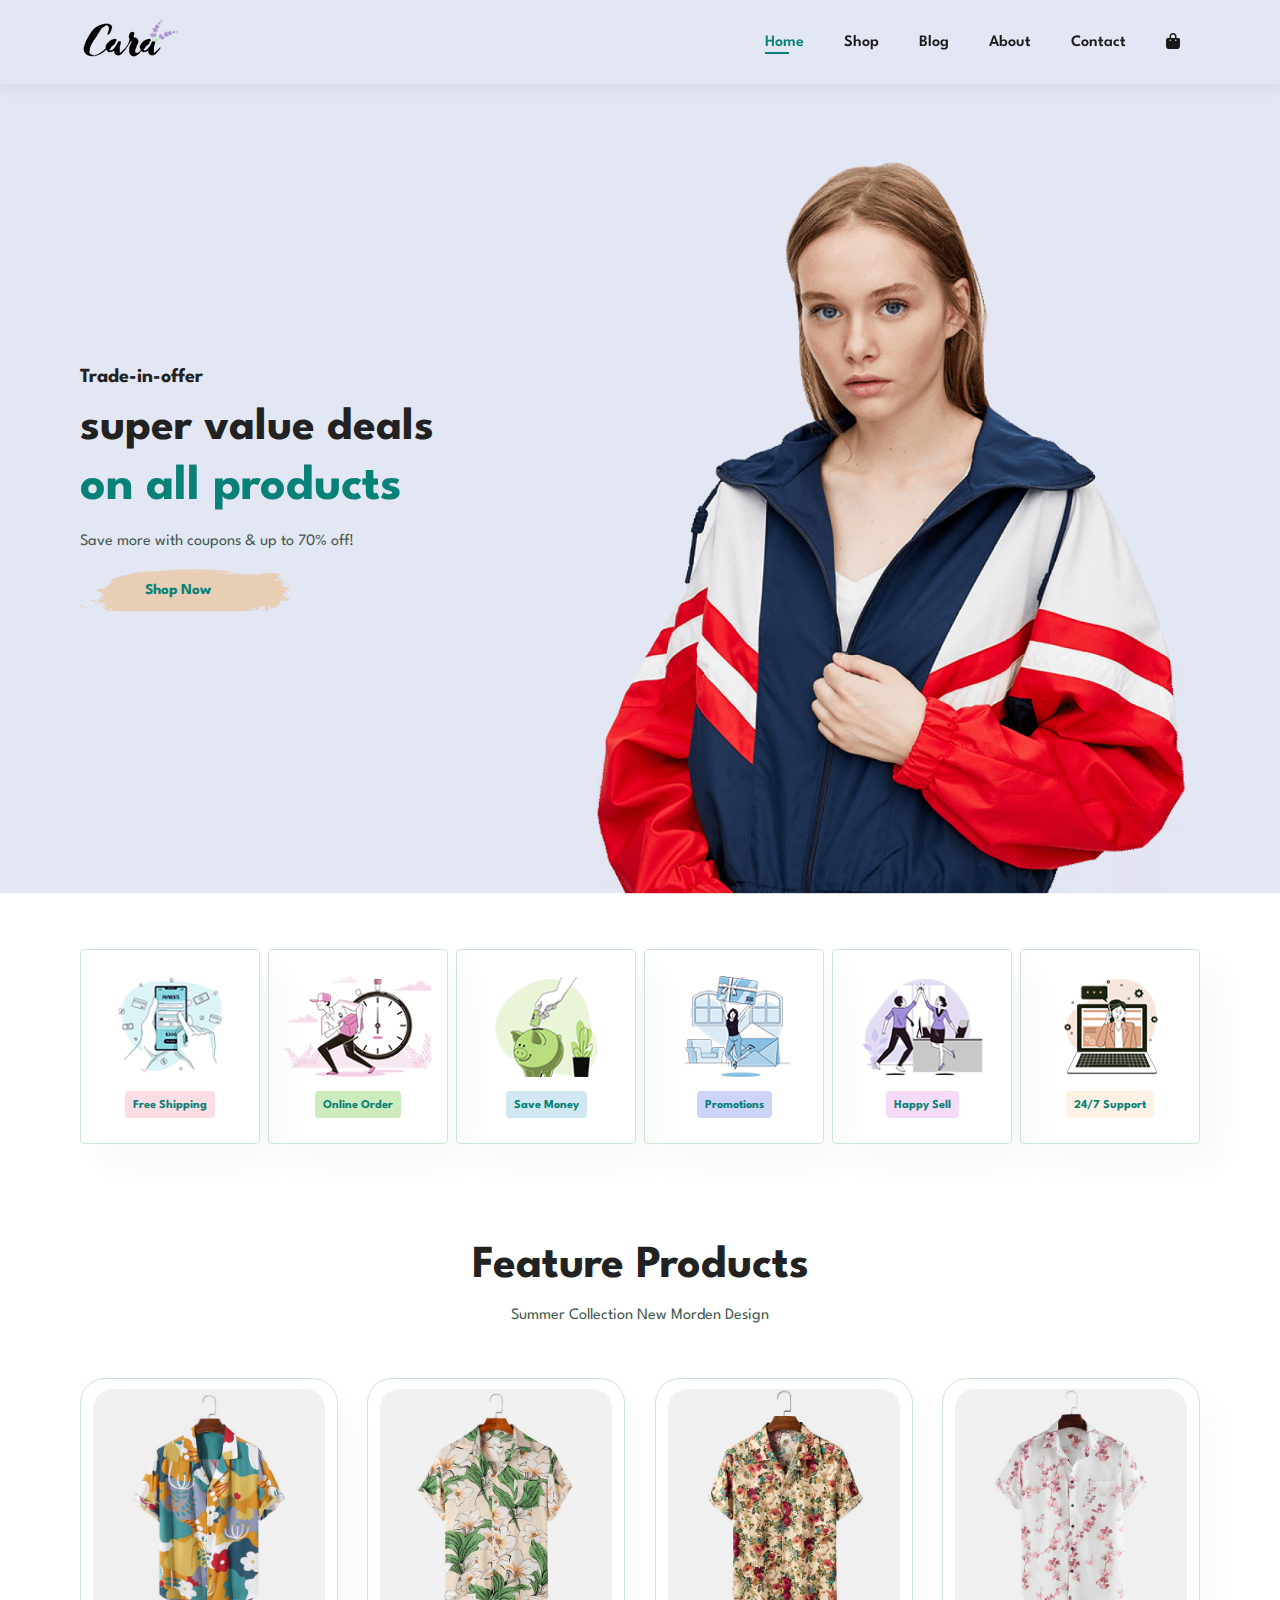
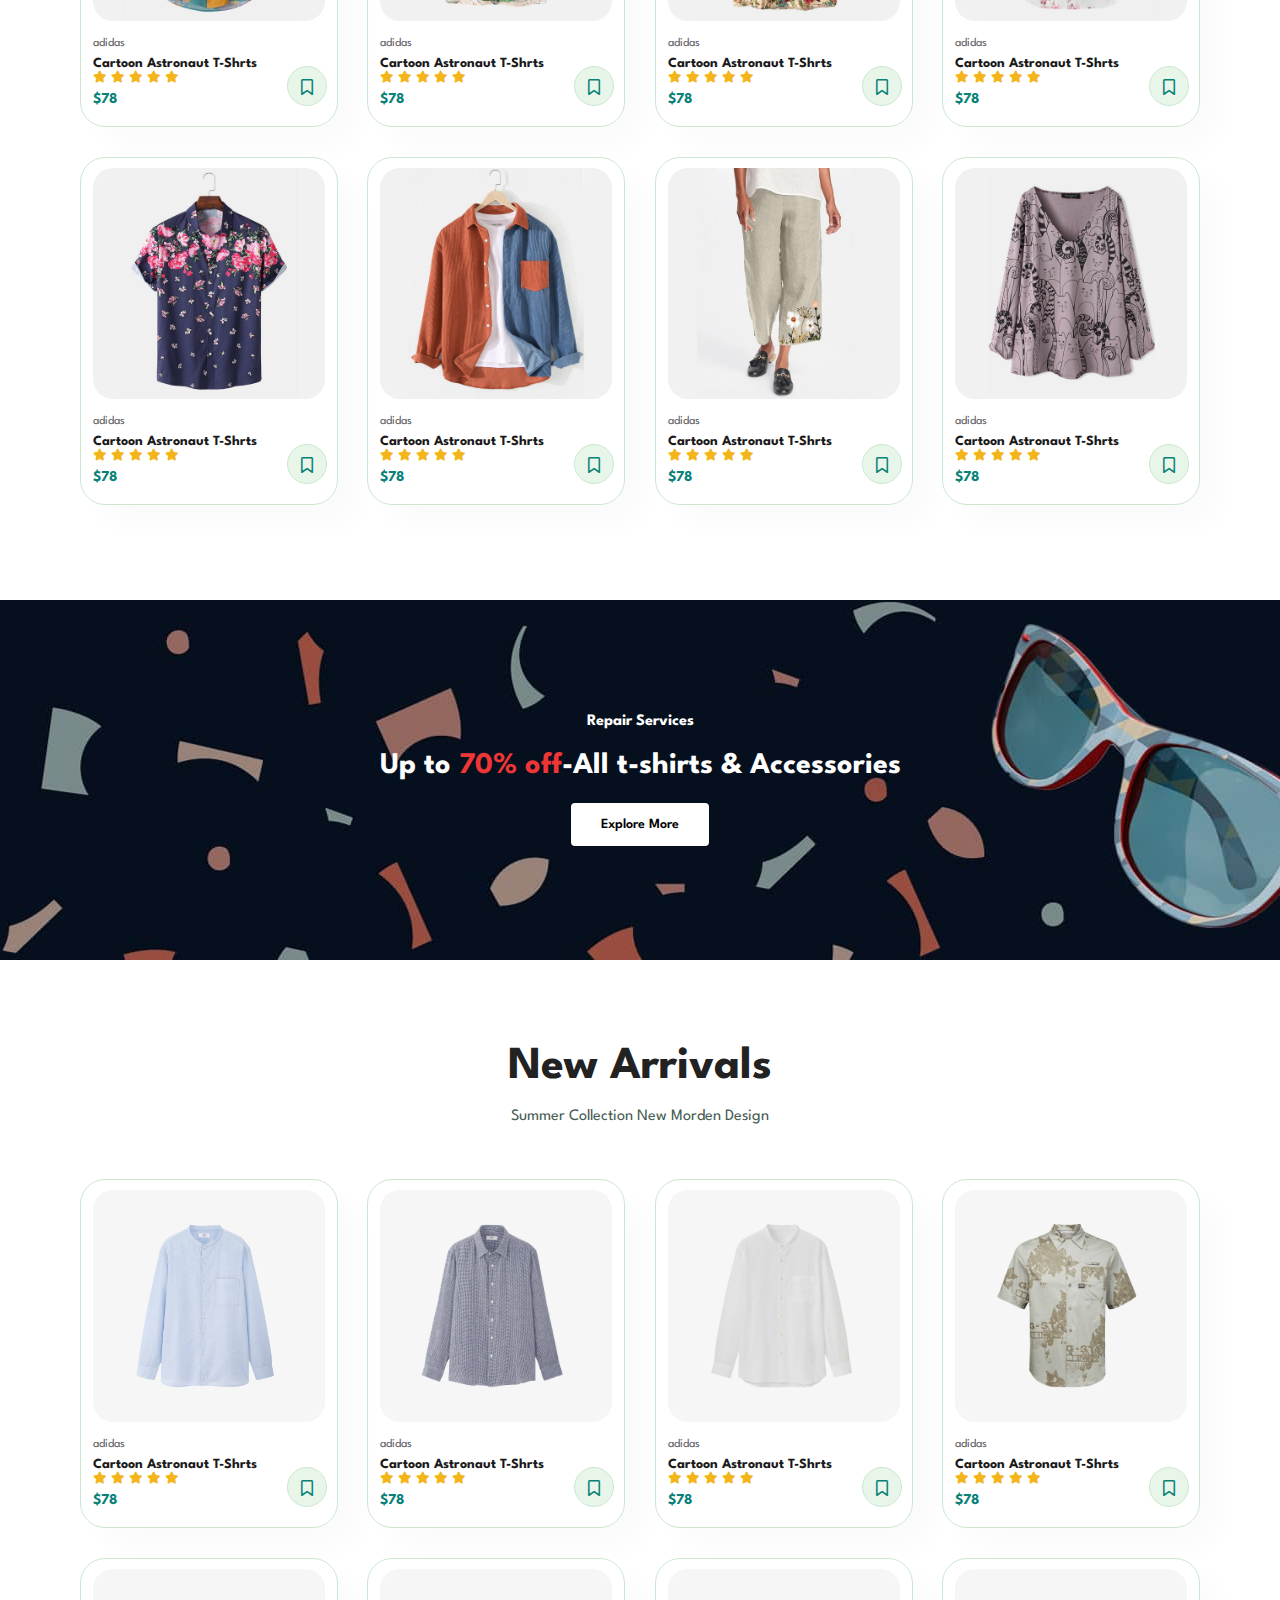
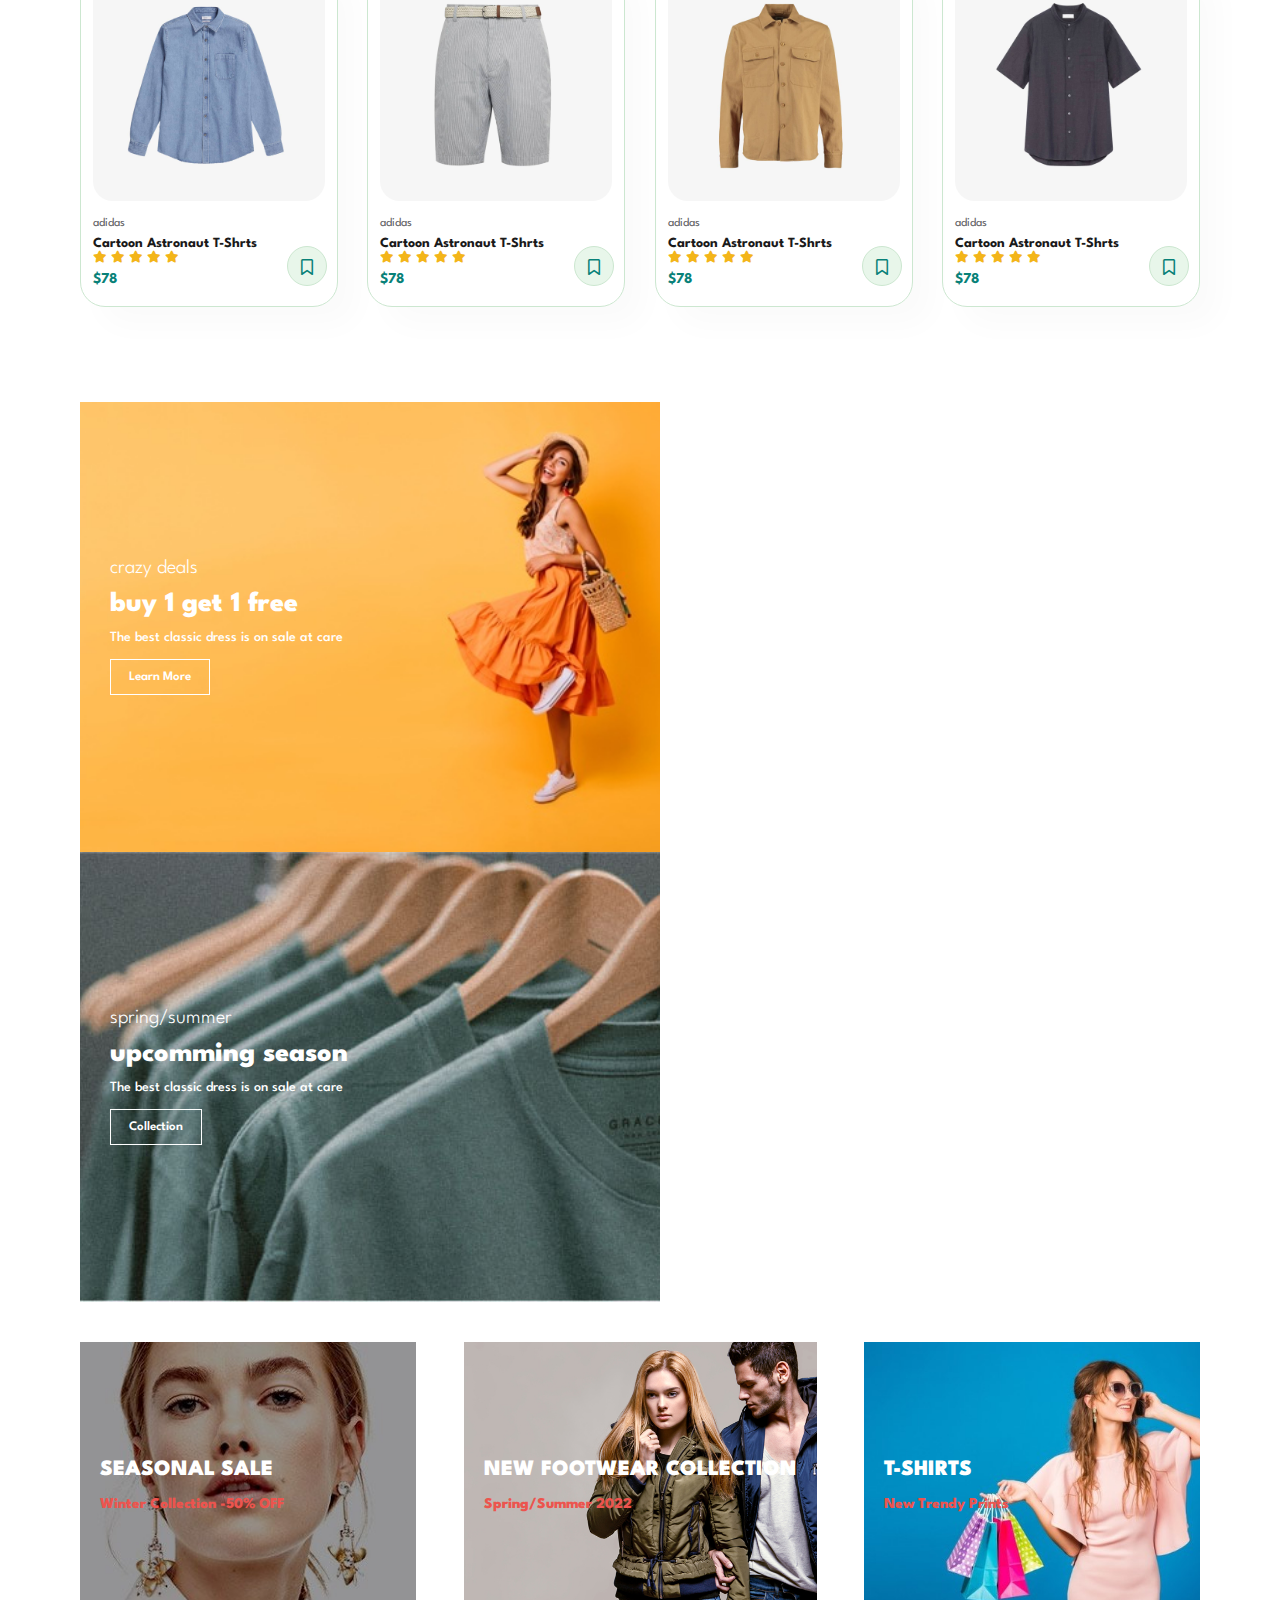
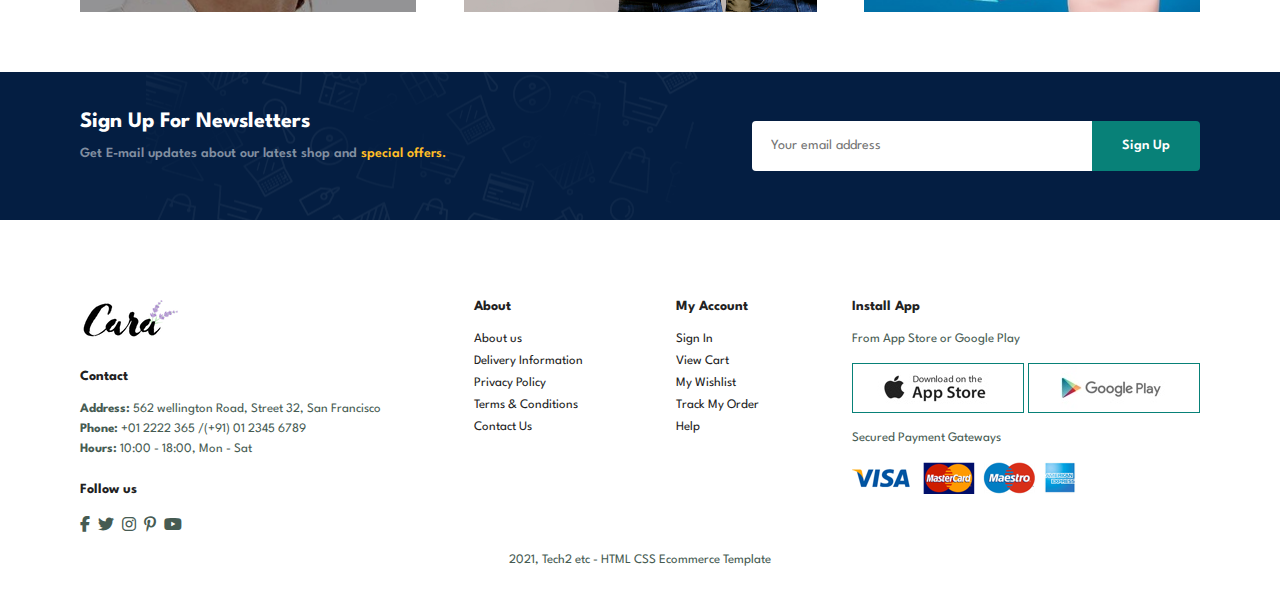
<file: index.html>
<!DOCTYPE html>
<html lang="en">
<head>
  <meta charset="UTF-8">
  <meta name="viewport" content="width=device-width, initial-scale=1.0">
  <link rel="stylesheet" href="https://cdnjs.cloudflare.com/ajax/libs/font-awesome/6.6.0/css/all.min.css" />
  <link rel="stylesheet" href="style.css">
  <title>Document</title>
</head>
<body>
  <section id="header">
    <a href="#"><img src="img/logo.png" alt="logo" class="logo"></a>
    <div>
      <ul id="navbar">
        <li><a href="index.html" class="active">Home</a></li>
        <li><a href="shop.html">Shop</a></li>
        <li><a href="blog.html">Blog</a></li>
        <li><a href="about.html">About</a></li>
        <li><a href="contact.html">Contact</a></li>
        <li id="lg-bag"><a href="cart.html"><i class="fa-solid fa-bag-shopping"></i></a></li>
        <a href="#" id="close"><i class="fa-solid fa-xmark"></i></a>
      </ul>
    </div>
    <div id="mobile">
      <a href="cart.html"><i class="fa-solid fa-bag-shopping"></i></a>
      <i id="bar" class="fas fa-outdent"></i>
    </div>
  </section>

  <section id="hero">
    <h4>Trade-in-offer</h4>
    <h2>super value deals</h2>
    <h1>on all products</h1>
    <p>Save more with coupons & up to 70% off!</p>
    <button>Shop Now</button>
  </section>

  <section id="feature" class="section-p1">
    <div class="fe-box">
      <img src="img/features/f1.png" alt="feature image 1">
      <h6>Free Shipping</h6>
    </div>
    <div class="fe-box">
      <img src="img/features/f2.png" alt="feature image 2">
      <h6>Online Order</h6>
    </div>
    <div class="fe-box">
      <img src="img/features/f3.png" alt="feature image 3">
      <h6>Save Money</h6>
    </div>
    <div class="fe-box">
      <img src="img/features/f4.png" alt="feature image 4">
      <h6>Promotions</h6>
    </div>
    <div class="fe-box">
      <img src="img/features/f5.png" alt="feature image 5">
      <h6>Happy Sell</h6>
    </div>
    <div class="fe-box">
      <img src="img/features/f6.png" alt="feature image 6">
      <h6>24/7 Support</h6>
    </div>
  </section>

  <section id="product1" class="section-p1">
    <h2>Feature Products</h2>
    <p>Summer Collection New Morden Design</p>
    <div class="pro-container">
      <div class="pro">
        <img src="img/products/f1.jpg" alt="product 1">
        <div class="des">
          <span>adidas</span>
          <h5>Cartoon Astronaut T-Shrts</h5>
          <div class="Star">
            <i class="fas fa-star"></i>
            <i class="fas fa-star"></i>
            <i class="fas fa-star"></i>
            <i class="fas fa-star"></i>
            <i class="fas fa-star"></i>
          </div>
          <h4>$78</h4>
        </div>
        <a href="#"><i class="fa-regular fa-bookmark cart"></i></a>
      </div>
      <div class="pro">
        <img src="img/products/f2.jpg" alt="product 1">
        <div class="des">
          <span>adidas</span>
          <h5>Cartoon Astronaut T-Shrts</h5>
          <div class="Star">
            <i class="fas fa-star"></i>
            <i class="fas fa-star"></i>
            <i class="fas fa-star"></i>
            <i class="fas fa-star"></i>
            <i class="fas fa-star"></i>
          </div>
          <h4>$78</h4>
        </div>
        <a href="#"><i class="fa-regular fa-bookmark cart"></i></a>
      </div>
      <div class="pro">
        <img src="img/products/f3.jpg" alt="product 1">
        <div class="des">
          <span>adidas</span>
          <h5>Cartoon Astronaut T-Shrts</h5>
          <div class="Star">
            <i class="fas fa-star"></i>
            <i class="fas fa-star"></i>
            <i class="fas fa-star"></i>
            <i class="fas fa-star"></i>
            <i class="fas fa-star"></i>
          </div>
          <h4>$78</h4>
        </div>
        <a href="#"><i class="fa-regular fa-bookmark cart"></i></a>
      </div>
      <div class="pro">
        <img src="img/products/f4.jpg" alt="product 1">
        <div class="des">
          <span>adidas</span>
          <h5>Cartoon Astronaut T-Shrts</h5>
          <div class="Star">
            <i class="fas fa-star"></i>
            <i class="fas fa-star"></i>
            <i class="fas fa-star"></i>
            <i class="fas fa-star"></i>
            <i class="fas fa-star"></i>
          </div>
          <h4>$78</h4>
        </div>
        <a href="#"><i class="fa-regular fa-bookmark cart"></i></a>
      </div>
      <div class="pro">
        <img src="img/products/f5.jpg" alt="product 1">
        <div class="des">
          <span>adidas</span>
          <h5>Cartoon Astronaut T-Shrts</h5>
          <div class="Star">
            <i class="fas fa-star"></i>
            <i class="fas fa-star"></i>
            <i class="fas fa-star"></i>
            <i class="fas fa-star"></i>
            <i class="fas fa-star"></i>
          </div>
          <h4>$78</h4>
        </div>
        <a href="#"><i class="fa-regular fa-bookmark cart"></i></a>
      </div>
      <div class="pro">
        <img src="img/products/f6.jpg" alt="product 1">
        <div class="des">
          <span>adidas</span>
          <h5>Cartoon Astronaut T-Shrts</h5>
          <div class="Star">
            <i class="fas fa-star"></i>
            <i class="fas fa-star"></i>
            <i class="fas fa-star"></i>
            <i class="fas fa-star"></i>
            <i class="fas fa-star"></i>
          </div>
          <h4>$78</h4>
        </div>
        <a href="#"><i class="fa-regular fa-bookmark cart"></i></a>
      </div>
      <div class="pro">
        <img src="img/products/f7.jpg" alt="product 1">
        <div class="des">
          <span>adidas</span>
          <h5>Cartoon Astronaut T-Shrts</h5>
          <div class="Star">
            <i class="fas fa-star"></i>
            <i class="fas fa-star"></i>
            <i class="fas fa-star"></i>
            <i class="fas fa-star"></i>
            <i class="fas fa-star"></i>
          </div>
          <h4>$78</h4>
        </div>
        <a href="#"><i class="fa-regular fa-bookmark cart"></i></a>
      </div>
      <div class="pro">
        <img src="img/products/f8.jpg" alt="product 1">
        <div class="des">
          <span>adidas</span>
          <h5>Cartoon Astronaut T-Shrts</h5>
          <div class="Star">
            <i class="fas fa-star"></i>
            <i class="fas fa-star"></i>
            <i class="fas fa-star"></i>
            <i class="fas fa-star"></i>
            <i class="fas fa-star"></i>
          </div>
          <h4>$78</h4>
        </div>
        <a href="#"><i class="fa-regular fa-bookmark cart"></i></a>
      </div>
    </div>
  </section>

  <section id="banner" class="section-m1">
    <h4>Repair Services</h4>
    <h2>Up to <span>70% off</span>-All t-shirts & Accessories</h2>
    <button class="normal">Explore More</button>
  </section>

  <section id="product1" class="section-p1">
    <h2>New Arrivals</h2>
    <p>Summer Collection New Morden Design</p>
    <div class="pro-container">
      <div class="pro">
        <img src="img/products/n1.jpg" alt="product 1">
        <div class="des">
          <span>adidas</span>
          <h5>Cartoon Astronaut T-Shrts</h5>
          <div class="Star">
            <i class="fas fa-star"></i>
            <i class="fas fa-star"></i>
            <i class="fas fa-star"></i>
            <i class="fas fa-star"></i>
            <i class="fas fa-star"></i>
          </div>
          <h4>$78</h4>
        </div>
        <a href="#"><i class="fa-regular fa-bookmark cart"></i></a>
      </div>
      <div class="pro">
        <img src="img/products/n2.jpg" alt="product 1">
        <div class="des">
          <span>adidas</span>
          <h5>Cartoon Astronaut T-Shrts</h5>
          <div class="Star">
            <i class="fas fa-star"></i>
            <i class="fas fa-star"></i>
            <i class="fas fa-star"></i>
            <i class="fas fa-star"></i>
            <i class="fas fa-star"></i>
          </div>
          <h4>$78</h4>
        </div>
        <a href="#"><i class="fa-regular fa-bookmark cart"></i></a>
      </div>
      <div class="pro">
        <img src="img/products/n3.jpg" alt="product 1">
        <div class="des">
          <span>adidas</span>
          <h5>Cartoon Astronaut T-Shrts</h5>
          <div class="Star">
            <i class="fas fa-star"></i>
            <i class="fas fa-star"></i>
            <i class="fas fa-star"></i>
            <i class="fas fa-star"></i>
            <i class="fas fa-star"></i>
          </div>
          <h4>$78</h4>
        </div>
        <a href="#"><i class="fa-regular fa-bookmark cart"></i></a>
      </div>
      <div class="pro">
        <img src="img/products/n4.jpg" alt="product 1">
        <div class="des">
          <span>adidas</span>
          <h5>Cartoon Astronaut T-Shrts</h5>
          <div class="Star">
            <i class="fas fa-star"></i>
            <i class="fas fa-star"></i>
            <i class="fas fa-star"></i>
            <i class="fas fa-star"></i>
            <i class="fas fa-star"></i>
          </div>
          <h4>$78</h4>
        </div>
        <a href="#"><i class="fa-regular fa-bookmark cart"></i></a>
      </div>
      <div class="pro">
        <img src="img/products/n5.jpg" alt="product 1">
        <div class="des">
          <span>adidas</span>
          <h5>Cartoon Astronaut T-Shrts</h5>
          <div class="Star">
            <i class="fas fa-star"></i>
            <i class="fas fa-star"></i>
            <i class="fas fa-star"></i>
            <i class="fas fa-star"></i>
            <i class="fas fa-star"></i>
          </div>
          <h4>$78</h4>
        </div>
        <a href="#"><i class="fa-regular fa-bookmark cart"></i></a>
      </div>
      <div class="pro">
        <img src="img/products/n6.jpg" alt="product 1">
        <div class="des">
          <span>adidas</span>
          <h5>Cartoon Astronaut T-Shrts</h5>
          <div class="Star">
            <i class="fas fa-star"></i>
            <i class="fas fa-star"></i>
            <i class="fas fa-star"></i>
            <i class="fas fa-star"></i>
            <i class="fas fa-star"></i>
          </div>
          <h4>$78</h4>
        </div>
        <a href="#"><i class="fa-regular fa-bookmark cart"></i></a>
      </div>
      <div class="pro">
        <img src="img/products/n7.jpg" alt="product 1">
        <div class="des">
          <span>adidas</span>
          <h5>Cartoon Astronaut T-Shrts</h5>
          <div class="Star">
            <i class="fas fa-star"></i>
            <i class="fas fa-star"></i>
            <i class="fas fa-star"></i>
            <i class="fas fa-star"></i>
            <i class="fas fa-star"></i>
          </div>
          <h4>$78</h4>
        </div>
        <a href="#"><i class="fa-regular fa-bookmark cart"></i></a>
      </div>
      <div class="pro">
        <img src="img/products/n8.jpg" alt="product 1">
        <div class="des">
          <span>adidas</span>
          <h5>Cartoon Astronaut T-Shrts</h5>
          <div class="Star">
            <i class="fas fa-star"></i>
            <i class="fas fa-star"></i>
            <i class="fas fa-star"></i>
            <i class="fas fa-star"></i>
            <i class="fas fa-star"></i>
          </div>
          <h4>$78</h4>
        </div>
        <a href="#"><i class="fa-regular fa-bookmark cart"></i></a>
      </div>
    </div>
  </section>

  <section id="sm-banner" class="section-p1">
    <div class="banner-box">
      <h4>crazy deals</h4>
      <h2>buy 1 get 1 free</h2>
      <span>The best classic dress is on sale at care</span>
      <button class="white">Learn More</button>
    </div>
    <div class="banner-box banner-box2">
      <h4>spring/summer</h4>
      <h2>upcomming season</h2>
      <span>The best classic dress is on sale at care</span>
      <button class="white">Collection</button>
    </div>
  </section>

  <section id="banner3">
    <div class="banner-box">
      <h2>SEASONAL SALE</h2>
      <h3>Winter Collection -50% OFF</h3>
    </div>
    <div class="banner-box banner-box2">
      <h2>NEW FOOTWEAR COLLECTION</h2>
      <h3>Spring/Summer 2022</h3>
    </div>
    <div class="banner-box banner-box3">
      <h2>T-SHIRTS</h2>
      <h3>New Trendy Prints</h3>
    </div>
  </section>

  <section id="newsletter" class="section-p1 section-m1">
    <div class="newstext">
      <h4>Sign Up For Newsletters</h4>
      <p>Get E-mail updates about our latest shop and <span>special offers.</span></p>
    </div>
    <div class="form">
      <input type="text" placeholder="Your email address">
      <button class="normal">Sign Up</button>
    </div>
  </section>

  <footer class="section-p1">
    <div class="col">
      <img class="logo" src="img/logo.png" alt="logo">
      <h4>Contact</h4>
      <p><strong>Address: </strong> 562 wellington Road, Street 32, San Francisco</p>
      <p><strong>Phone: </strong> +01 2222 365 /(+91) 01 2345 6789</p>
      <p><strong>Hours: </strong> 10:00 - 18:00, Mon - Sat</p>
      <div class="follow">
        <h4>Follow us</h4>
        <div class="icon">
          <i class="fab fa-facebook-f"></i>
          <i class="fab fa-twitter"></i>
          <i class="fab fa-instagram"></i>
          <i class="fab fa-pinterest-p"></i>
          <i class="fab fa-youtube"></i>
        </div>
      </div>
    </div>
    <div class="col">
      <h4>About</h4>
      <a href="#">About us</a>
      <a href="#">Delivery Information</a>
      <a href="#">Privacy Policy</a>
      <a href="#">Terms & Conditions</a>
      <a href="#">Contact Us</a>
    </div>
    <div class="col">
      <h4>My Account</h4>
      <a href="#">Sign In</a>
      <a href="#">View Cart</a>
      <a href="#">My Wishlist</a>
      <a href="#">Track My Order</a>
      <a href="#">Help</a>
    </div>
    <div class="col install">
      <h4>Install App</h4>
      <p>From App Store or Google Play</p>
      <div class="row">
        <img src="img/pay/app.jpg" alt="">
        <img src="img/pay/play.jpg" alt="">
      </div>
      <p>Secured Payment Gateways</p>
      <img src="img/pay/pay.png" alt="">
    </div>
    <div class="copyright">
      <p>2021, Tech2 etc - HTML CSS Ecommerce Template</p>
    </div>
  </footer>

  <script src="script.js"></script>
</body>
</html>
</file>
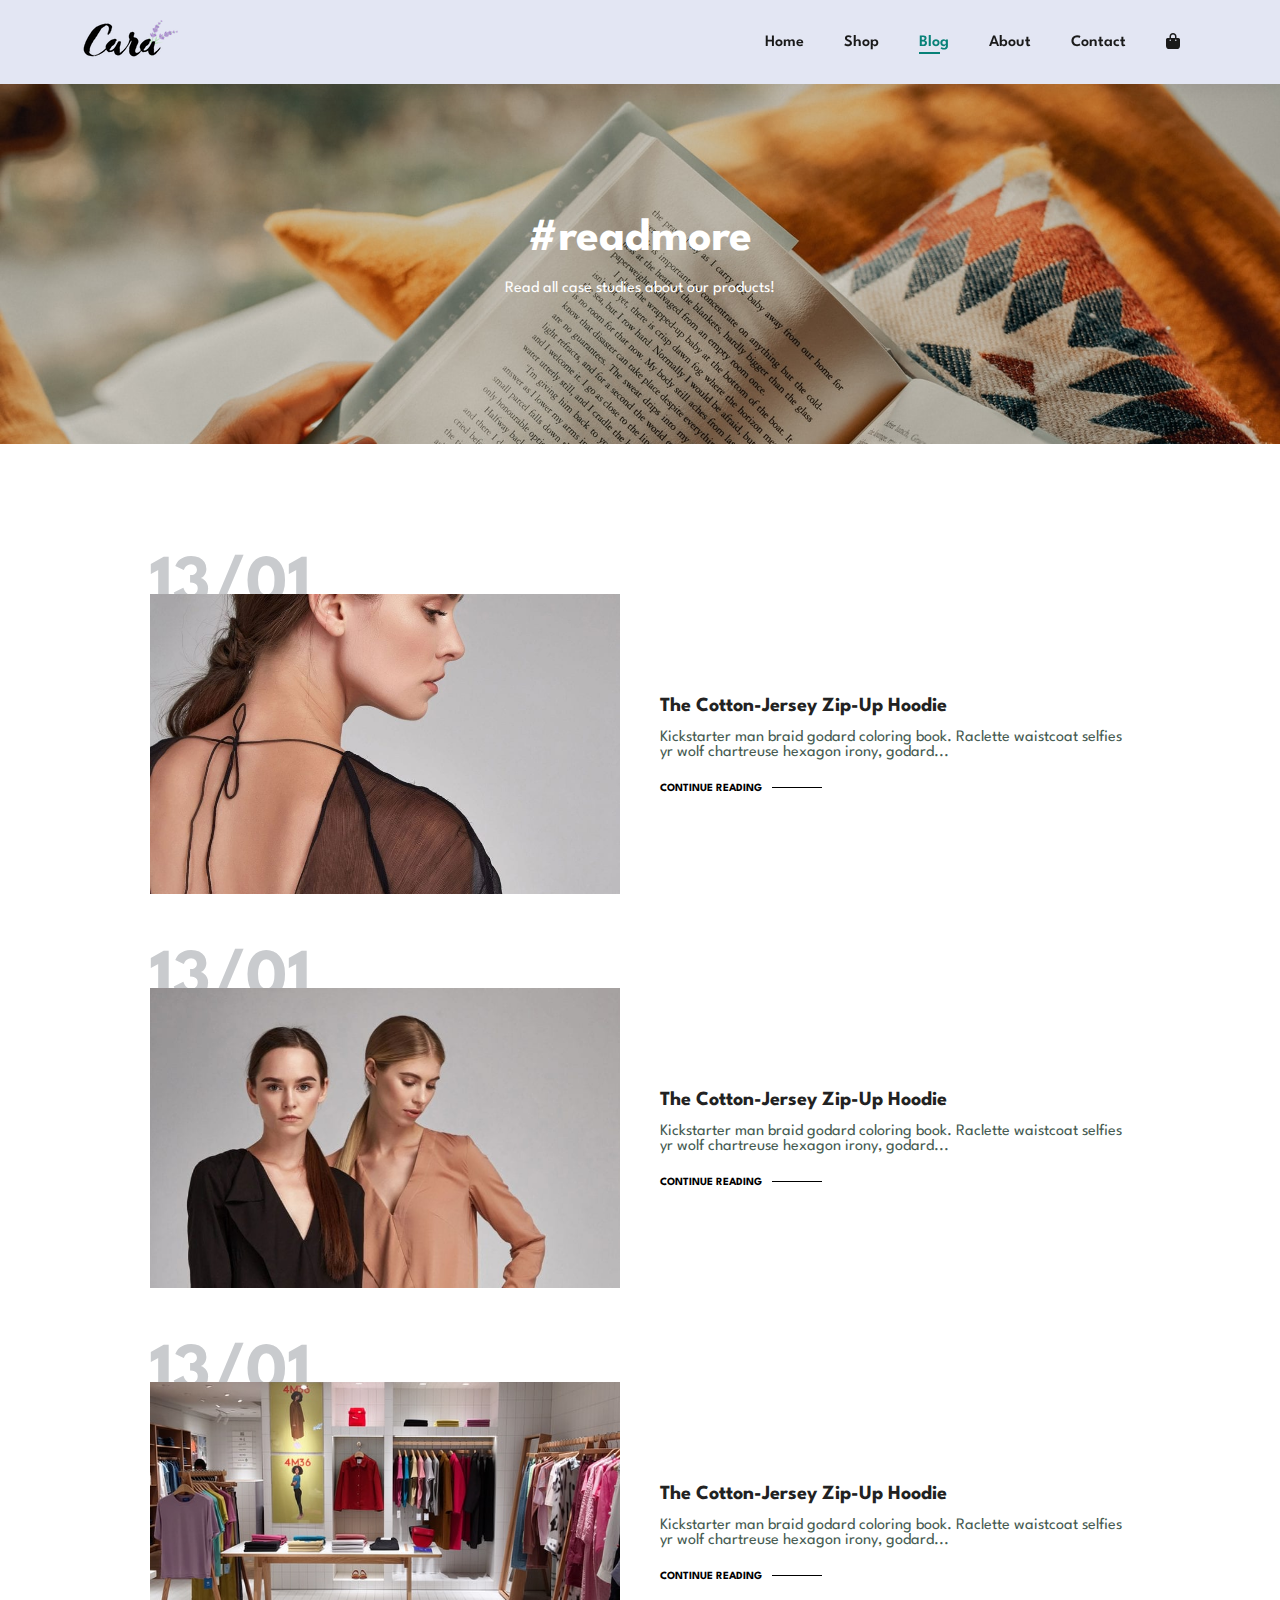
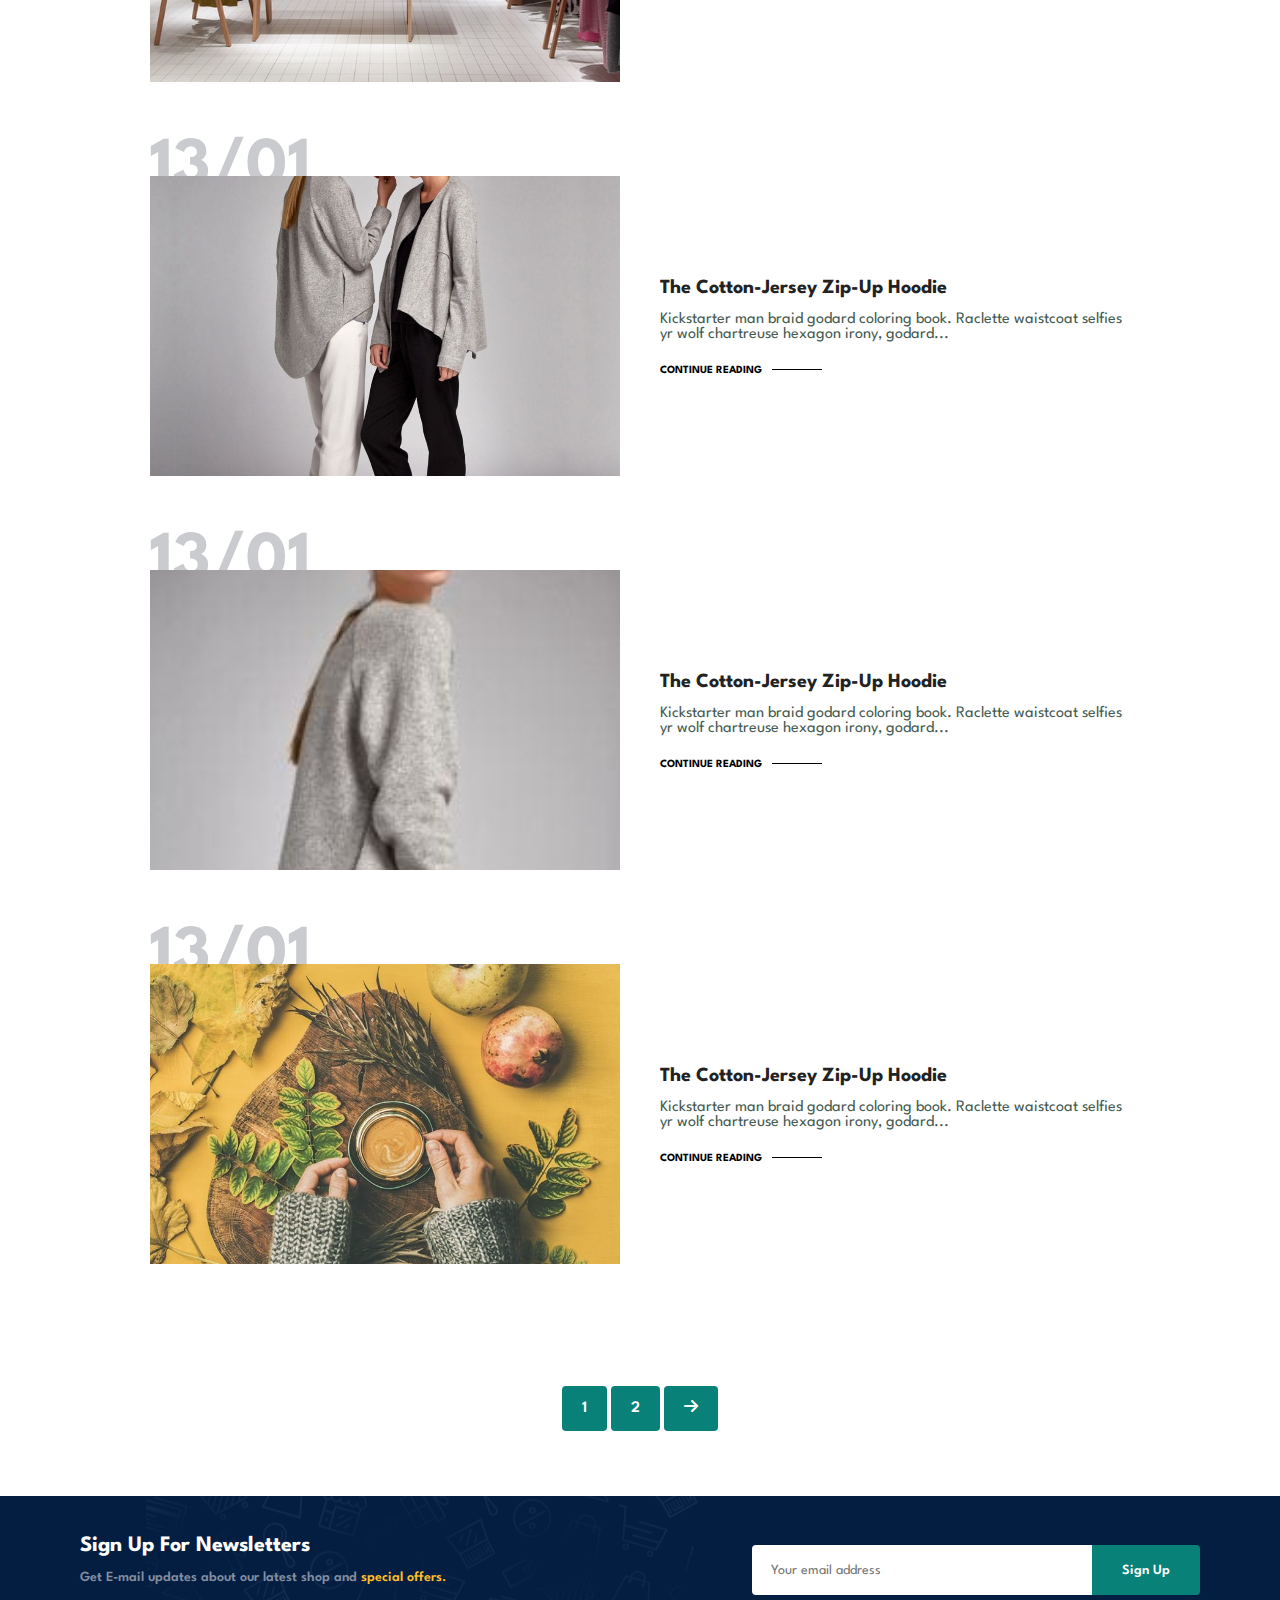
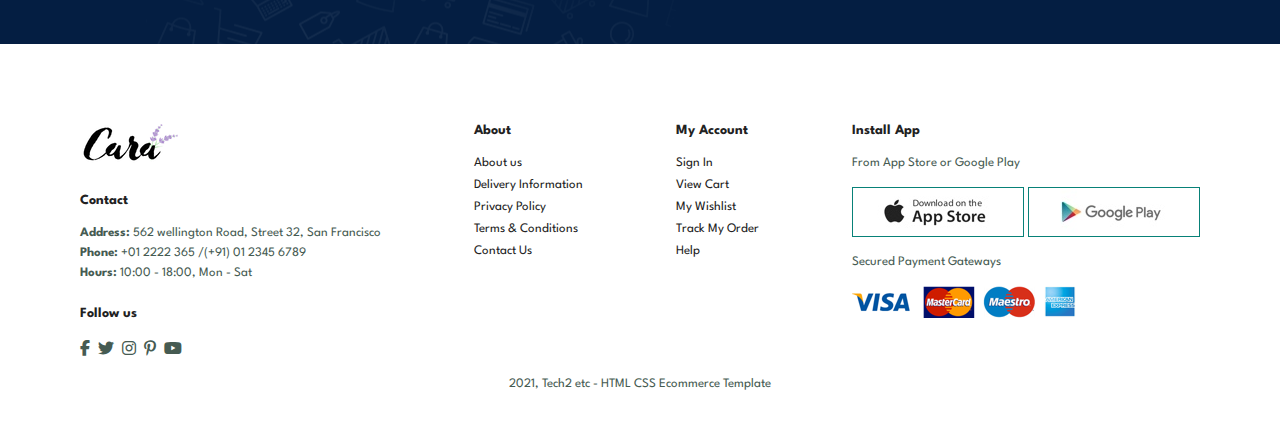
<file: blog.html>
<!DOCTYPE html>
<html lang="en">
<head>
  <meta charset="UTF-8">
  <meta name="viewport" content="width=device-width, initial-scale=1.0">
  <link rel="stylesheet" href="https://cdnjs.cloudflare.com/ajax/libs/font-awesome/6.6.0/css/all.min.css" />
  <link rel="stylesheet" href="style.css">
  <title>Document</title>
</head>
<body>
  <section id="header">
    <a href="#"><img src="img/logo.png" alt="logo" class="logo"></a>
    <div>
      <ul id="navbar">
        <li><a href="index.html">Home</a></li>
        <li><a href="shop.html">Shop</a></li>
        <li><a href="blog.html" class="active">Blog</a></li>
        <li><a href="about.html">About</a></li>
        <li><a href="contact.html">Contact</a></li>
        <li id="lg-bag"><a href="cart.html"><i class="fa-solid fa-bag-shopping"></i></a></li>
        <a href="#" id="close"><i class="fa-solid fa-xmark"></i></a>
      </ul>
    </div>
    <div id="mobile">
      <a href="cart.html"><i class="fa-solid fa-bag-shopping"></i></a>
      <i id="bar" class="fas fa-outdent"></i>
    </div>
  </section>

  <section id="page-header" class="blog-header">
    <h2>#readmore</h2>
    <p>Read all case studies about our products!</p>
  </section>

  <section id="blog">
    <div class="blog-box">
      <div class="blog-img">
        <img src="img/blog/b1.jpg" alt="">
      </div>
      <div class="blog-details">
        <h4>The Cotton-Jersey Zip-Up Hoodie</h4>
        <p>Kickstarter man braid godard coloring book. Raclette waistcoat selfies yr wolf chartreuse hexagon irony, godard...</p>
        <a href="#">CONTINUE READING</a>
      </div>
      <h1>13/01</h1>
    </div>
    <div class="blog-box">
      <div class="blog-img">
        <img src="img/blog/b2.jpg" alt="">
      </div>
      <div class="blog-details">
        <h4>The Cotton-Jersey Zip-Up Hoodie</h4>
        <p>Kickstarter man braid godard coloring book. Raclette waistcoat selfies yr wolf chartreuse hexagon irony, godard...</p>
        <a href="#">CONTINUE READING</a>
      </div>
      <h1>13/01</h1>
    </div>
    <div class="blog-box">
      <div class="blog-img">
        <img src="img/blog/b3.jpg" alt="">
      </div>
      <div class="blog-details">
        <h4>The Cotton-Jersey Zip-Up Hoodie</h4>
        <p>Kickstarter man braid godard coloring book. Raclette waistcoat selfies yr wolf chartreuse hexagon irony, godard...</p>
        <a href="#">CONTINUE READING</a>
      </div>
      <h1>13/01</h1>
    </div>
    <div class="blog-box">
      <div class="blog-img">
        <img src="img/blog/b4.jpg" alt="">
      </div>
      <div class="blog-details">
        <h4>The Cotton-Jersey Zip-Up Hoodie</h4>
        <p>Kickstarter man braid godard coloring book. Raclette waistcoat selfies yr wolf chartreuse hexagon irony, godard...</p>
        <a href="#">CONTINUE READING</a>
      </div>
      <h1>13/01</h1>
    </div>
    <div class="blog-box">
      <div class="blog-img">
        <img src="img/blog/b5.jpg" alt="">
      </div>
      <div class="blog-details">
        <h4>The Cotton-Jersey Zip-Up Hoodie</h4>
        <p>Kickstarter man braid godard coloring book. Raclette waistcoat selfies yr wolf chartreuse hexagon irony, godard...</p>
        <a href="#">CONTINUE READING</a>
      </div>
      <h1>13/01</h1>
    </div>
    <div class="blog-box">
      <div class="blog-img">
        <img src="img/blog/b6.jpg" alt="">
      </div>
      <div class="blog-details">
        <h4>The Cotton-Jersey Zip-Up Hoodie</h4>
        <p>Kickstarter man braid godard coloring book. Raclette waistcoat selfies yr wolf chartreuse hexagon irony, godard...</p>
        <a href="#">CONTINUE READING</a>
      </div>
      <h1>13/01</h1>
    </div>
  </section>

  <section id="pagination" class="section-p1">
    <a href="#">1</a>
    <a href="#">2</a>
    <a href="#"><i class="fa-solid fa-arrow-right"></i></a>
  </section>

  <section id="newsletter" class="section-p1 section-m1">
    <div class="newstext">
      <h4>Sign Up For Newsletters</h4>
      <p>Get E-mail updates about our latest shop and <span>special offers.</span></p>
    </div>
    <div class="form">
      <input type="text" placeholder="Your email address">
      <button class="normal">Sign Up</button>
    </div>
  </section>

  <footer class="section-p1">
    <div class="col">
      <img class="logo" src="img/logo.png" alt="logo">
      <h4>Contact</h4>
      <p><strong>Address: </strong> 562 wellington Road, Street 32, San Francisco</p>
      <p><strong>Phone: </strong> +01 2222 365 /(+91) 01 2345 6789</p>
      <p><strong>Hours: </strong> 10:00 - 18:00, Mon - Sat</p>
      <div class="follow">
        <h4>Follow us</h4>
        <div class="icon">
          <i class="fab fa-facebook-f"></i>
          <i class="fab fa-twitter"></i>
          <i class="fab fa-instagram"></i>
          <i class="fab fa-pinterest-p"></i>
          <i class="fab fa-youtube"></i>
        </div>
      </div>
    </div>
    <div class="col">
      <h4>About</h4>
      <a href="#">About us</a>
      <a href="#">Delivery Information</a>
      <a href="#">Privacy Policy</a>
      <a href="#">Terms & Conditions</a>
      <a href="#">Contact Us</a>
    </div>
    <div class="col">
      <h4>My Account</h4>
      <a href="#">Sign In</a>
      <a href="#">View Cart</a>
      <a href="#">My Wishlist</a>
      <a href="#">Track My Order</a>
      <a href="#">Help</a>
    </div>
    <div class="col install">
      <h4>Install App</h4>
      <p>From App Store or Google Play</p>
      <div class="row">
        <img src="img/pay/app.jpg" alt="">
        <img src="img/pay/play.jpg" alt="">
      </div>
      <p>Secured Payment Gateways</p>
      <img src="img/pay/pay.png" alt="">
    </div>
    <div class="copyright">
      <p>2021, Tech2 etc - HTML CSS Ecommerce Template</p>
    </div>
  </footer>

  <script src="script.js"></script>
</body>
</html>
</file>
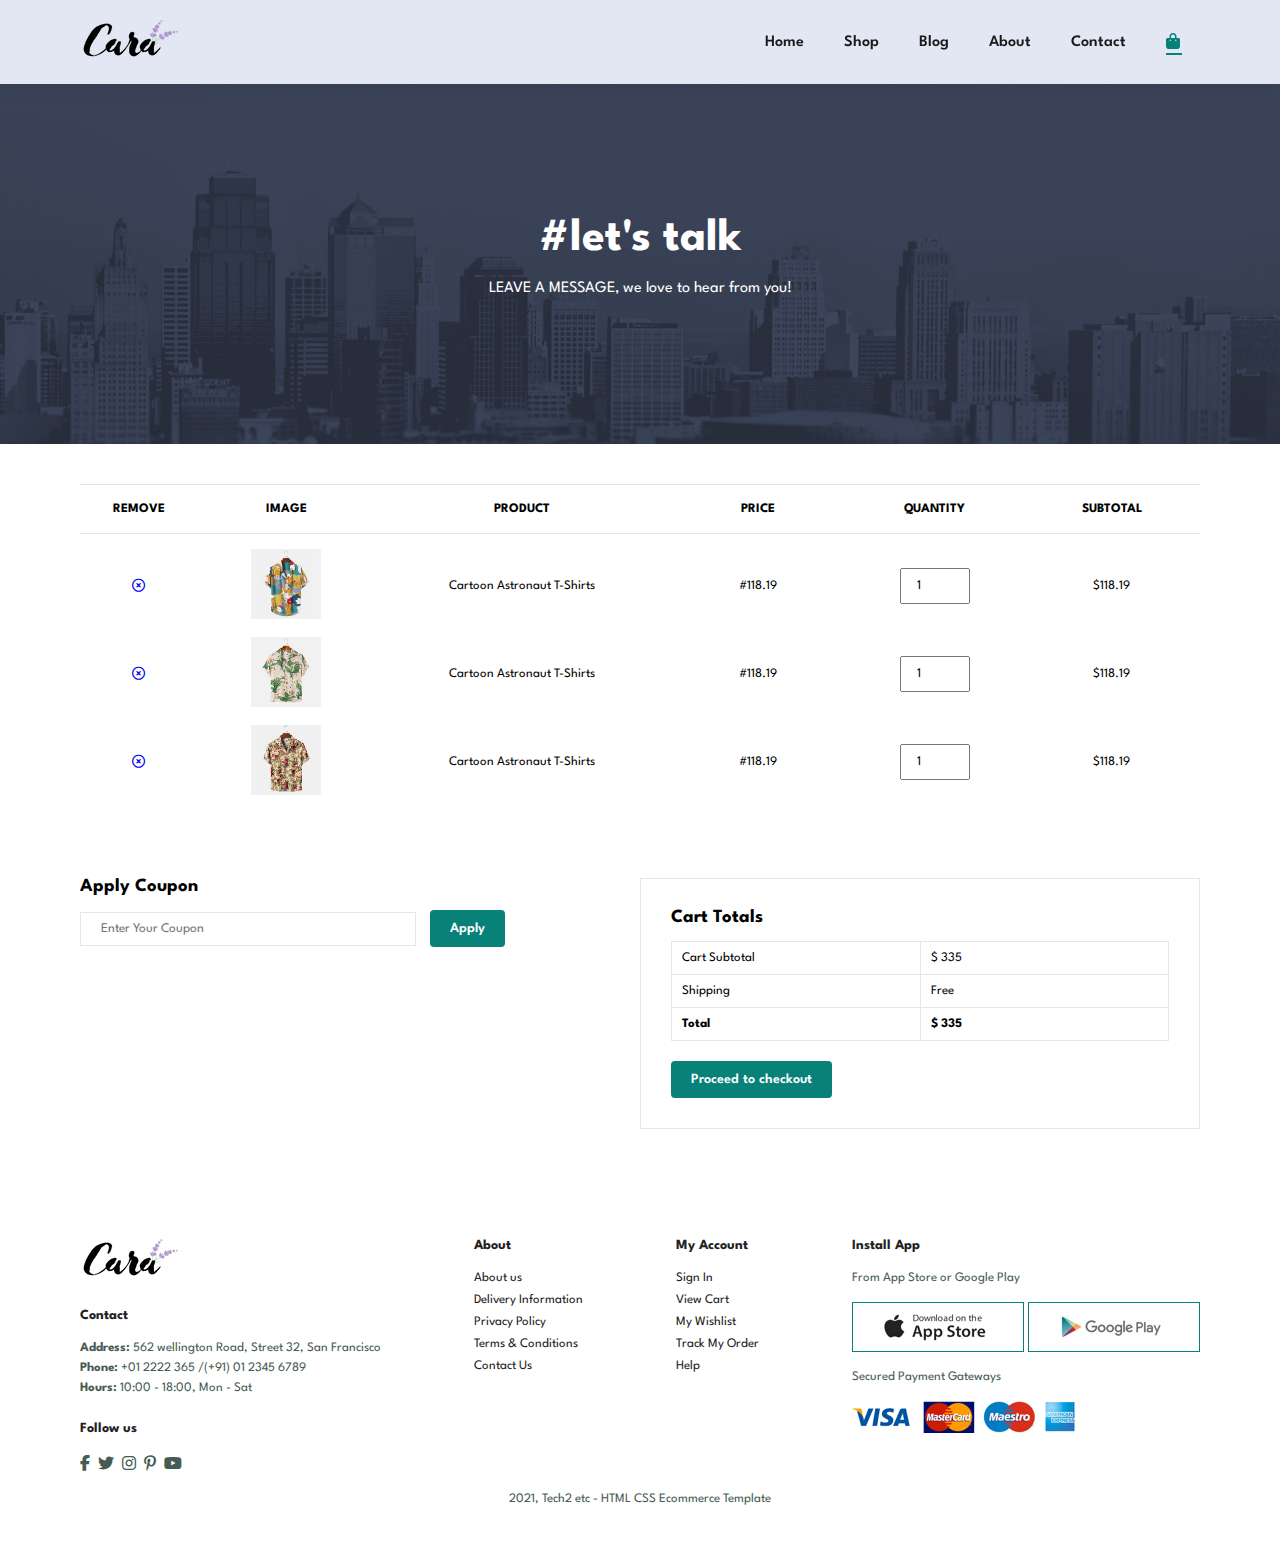
<file: cart.html>
<!DOCTYPE html>
<html lang="en">
<head>
  <meta charset="UTF-8">
  <meta name="viewport" content="width=device-width, initial-scale=1.0">
  <link rel="stylesheet" href="https://cdnjs.cloudflare.com/ajax/libs/font-awesome/6.6.0/css/all.min.css" />
  <link rel="stylesheet" href="style.css">
  <title>Document</title>
</head>
<body>
  <section id="header">
    <a href="#"><img src="img/logo.png" alt="logo" class="logo"></a>
    <div>
      <ul id="navbar">
        <li><a href="index.html">Home</a></li>
        <li><a href="shop.html">Shop</a></li>
        <li><a href="blog.html">Blog</a></li>
        <li><a href="about.html">About</a></li>
        <li><a href="contact.html">Contact</a></li>
        <li id="lg-bag"><a href="cart.html" class="active"><i class="fa-solid fa-bag-shopping"></i></a></li>
        <a href="#" id="close"><i class="fa-solid fa-xmark"></i></a>
      </ul>
    </div>
    <div id="mobile">
      <a href="cart.html"><i class="fa-solid fa-bag-shopping"></i></a>
      <i id="bar" class="fas fa-outdent"></i>
    </div>
  </section>

  <section id="page-header" class="about-header">
    <h2>#let's talk</h2>
    <p>LEAVE A MESSAGE, we love to hear from you!</p>
  </section>

  <section id="cart" class="section-p1">
    <table width="100%">
      <thead>
        <tr>
          <td>Remove</td>
          <td>Image</td>
          <td>Product</td>
          <td>Price</td>
          <td>Quantity</td>
          <td>Subtotal</td>
        </tr>
      </thead>
      <tbody>
        <tr>
          <td><a href="The td element represent a data cell in a "><i class="fa-regular fa-circle-xmark"></i></a></td>
          <td><img src="img/products/f1.jpg" alt=""></td>
          <td>Cartoon Astronaut T-Shirts</td>
          <td>#118.19</td>
          <td><input type="number" value="1"></td>
          <td>$118.19</td>
        </tr>
        <tr>
          <td><a href="The td element represent a data cell in a "><i class="fa-regular fa-circle-xmark"></i></a></td>
          <td><img src="img/products/f2.jpg" alt=""></td>
          <td>Cartoon Astronaut T-Shirts</td>
          <td>#118.19</td>
          <td><input type="number" value="1"></td>
          <td>$118.19</td>
        </tr>
        <tr>
          <td><a href="The td element represent a data cell in a "><i class="fa-regular fa-circle-xmark"></i></a></td>
          <td><img src="img/products/f3.jpg" alt=""></td>
          <td>Cartoon Astronaut T-Shirts</td>
          <td>#118.19</td>
          <td><input type="number" value="1"></td>
          <td>$118.19</td>
        </tr>
      </tbody>
    </table>
  </section>

  <section id="cart-add" class="section-p1">
    <div id="coupon">
      <h3>Apply Coupon</h3>
      <div>
        <input type="text" placeholder="Enter Your Coupon">
        <button class="normal">Apply</button>
      </div>
    </div>
    <div id="subtotal">
      <h3>Cart Totals</h3>
      <table>
        <tr>
          <td>Cart Subtotal</td>
          <td>$ 335</td>
        </tr>
        <tr>
          <td>Shipping</td>
          <td>Free</td>
        </tr>
        <tr>
          <td><strong>Total</strong></td>
          <td><strong>$ 335</strong></td>
        </tr>
      </table>
      <button class="normal">Proceed to checkout</button>
    </div>
  </section>

  <footer class="section-p1">
    <div class="col">
      <img class="logo" src="img/logo.png" alt="logo">
      <h4>Contact</h4>
      <p><strong>Address: </strong> 562 wellington Road, Street 32, San Francisco</p>
      <p><strong>Phone: </strong> +01 2222 365 /(+91) 01 2345 6789</p>
      <p><strong>Hours: </strong> 10:00 - 18:00, Mon - Sat</p>
      <div class="follow">
        <h4>Follow us</h4>
        <div class="icon">
          <i class="fab fa-facebook-f"></i>
          <i class="fab fa-twitter"></i>
          <i class="fab fa-instagram"></i>
          <i class="fab fa-pinterest-p"></i>
          <i class="fab fa-youtube"></i>
        </div>
      </div>
    </div>
    <div class="col">
      <h4>About</h4>
      <a href="#">About us</a>
      <a href="#">Delivery Information</a>
      <a href="#">Privacy Policy</a>
      <a href="#">Terms & Conditions</a>
      <a href="#">Contact Us</a>
    </div>
    <div class="col">
      <h4>My Account</h4>
      <a href="#">Sign In</a>
      <a href="#">View Cart</a>
      <a href="#">My Wishlist</a>
      <a href="#">Track My Order</a>
      <a href="#">Help</a>
    </div>
    <div class="col install">
      <h4>Install App</h4>
      <p>From App Store or Google Play</p>
      <div class="row">
        <img src="img/pay/app.jpg" alt="">
        <img src="img/pay/play.jpg" alt="">
      </div>
      <p>Secured Payment Gateways</p>
      <img src="img/pay/pay.png" alt="">
    </div>
    <div class="copyright">
      <p>2021, Tech2 etc - HTML CSS Ecommerce Template</p>
    </div>
  </footer>

  <script src="script.js"></script>
</body>
</html>
</file>
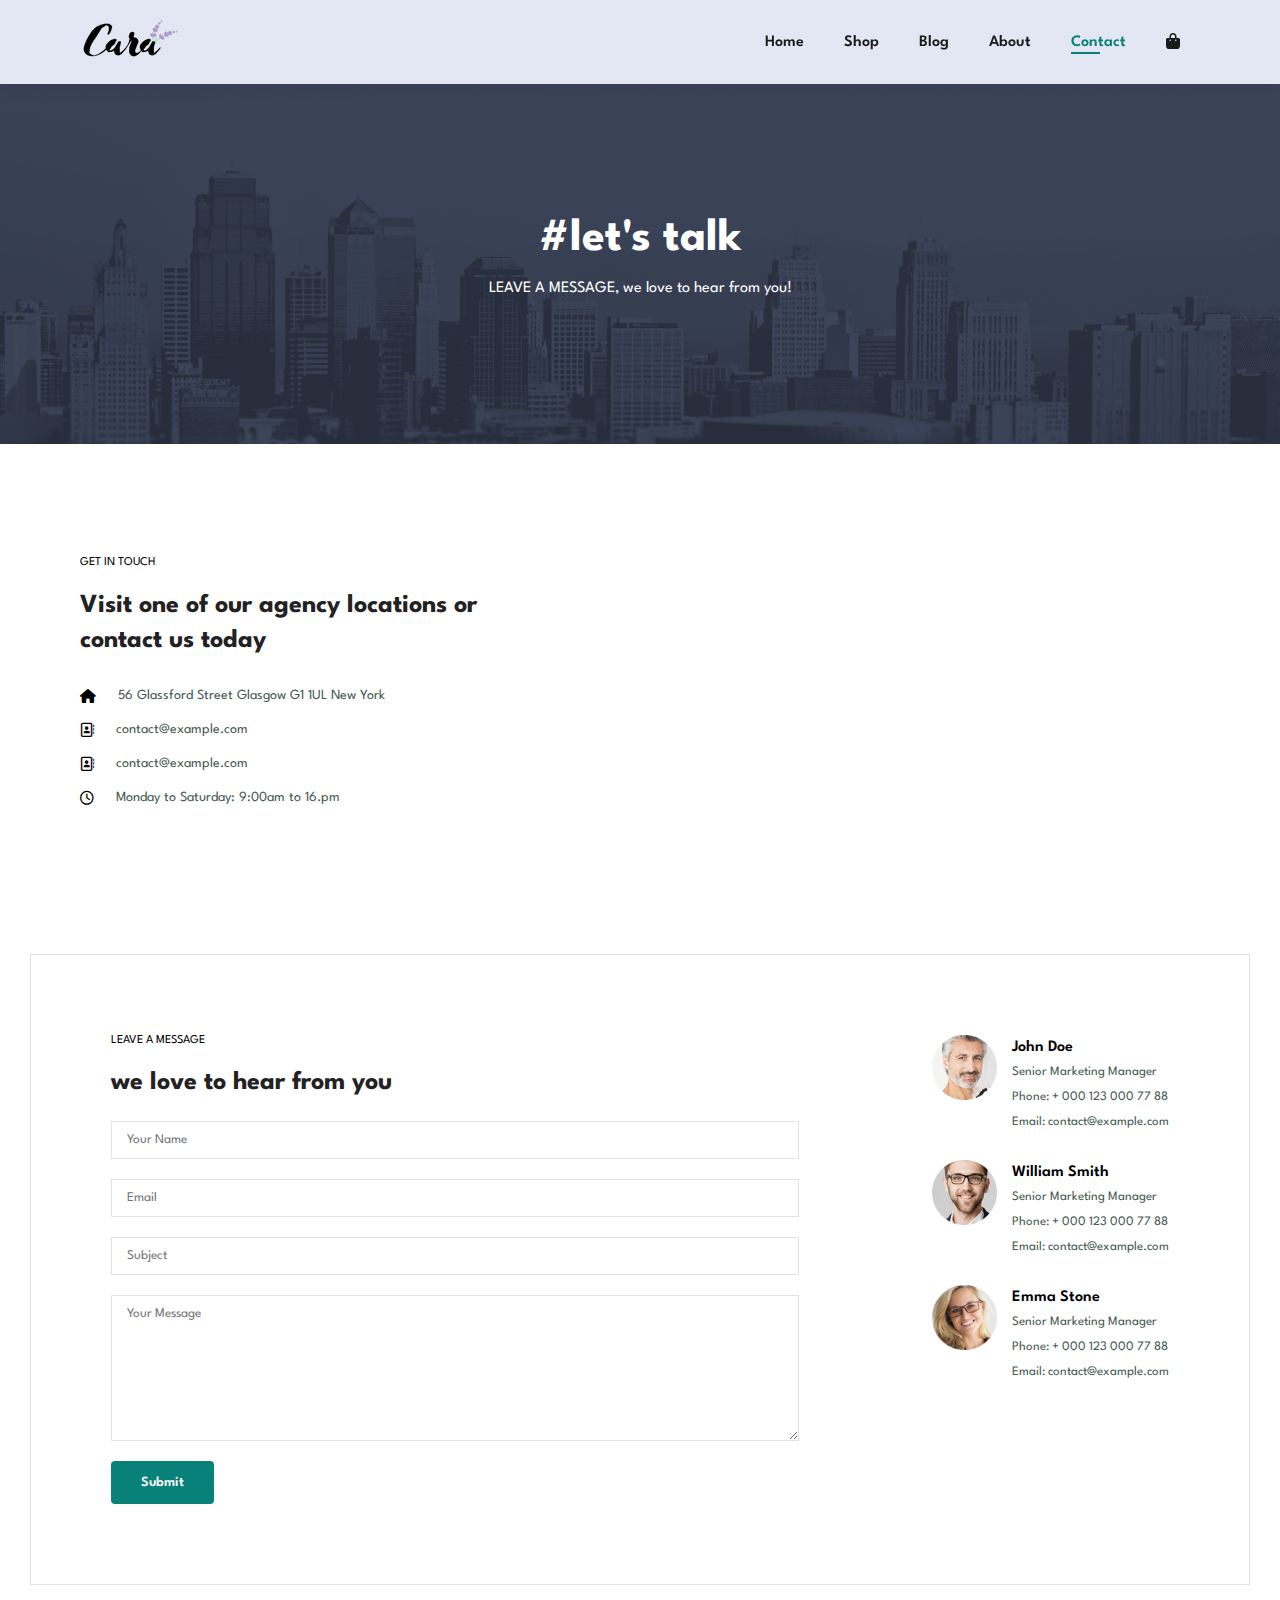
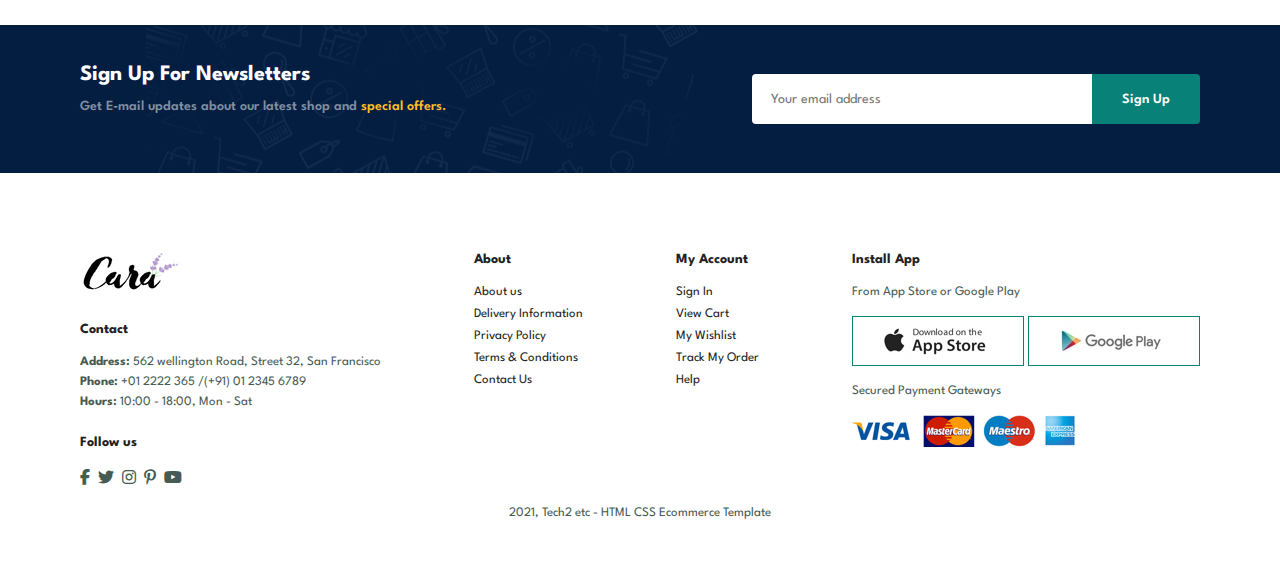
<file: contact.html>
<!DOCTYPE html>
<html lang="en">
<head>
  <meta charset="UTF-8">
  <meta name="viewport" content="width=device-width, initial-scale=1.0">
  <link rel="stylesheet" href="https://cdnjs.cloudflare.com/ajax/libs/font-awesome/6.6.0/css/all.min.css" />
  <link rel="stylesheet" href="style.css">
  <title>Document</title>
</head>
<body>
  <section id="header">
    <a href="#"><img src="img/logo.png" alt="logo" class="logo"></a>
    <div>
      <ul id="navbar">
        <li><a href="index.html">Home</a></li>
        <li><a href="shop.html">Shop</a></li>
        <li><a href="blog.html">Blog</a></li>
        <li><a href="about.html">About</a></li>
        <li><a href="contact.html" class="active">Contact</a></li>
        <li id="lg-bag"><a href="cart.html"><i class="fa-solid fa-bag-shopping"></i></a></li>
        <a href="#" id="close"><i class="fa-solid fa-xmark"></i></a>
      </ul>
    </div>
    <div id="mobile">
      <a href="cart.html"><i class="fa-solid fa-bag-shopping"></i></a>
      <i id="bar" class="fas fa-outdent"></i>
    </div>
  </section>

  <section id="page-header" class="about-header">
    <h2>#let's talk</h2>
    <p>LEAVE A MESSAGE, we love to hear from you!</p>
  </section>

  <section id="contact-details" class="section-p1">
    <div class="details">
      <span>GET IN TOUCH</span>
      <h2>Visit one of our agency locations or contact us today</h2>
      <div>
        <li>
          <i class="fa-solid fa-house"></i>
          <p>56 Glassford Street Glasgow G1 1UL New York</p>
        </li>
        <li>
          <i class="fa-regular fa-address-book"></i>
          <p>contact@example.com</p>
        </li>
        <li>
          <i class="fa-regular fa-address-book"></i>
          <p>contact@example.com</p>
        </li>
        <li>
          <i class="fa-regular fa-clock"></i>
          <p>Monday to Saturday: 9:00am to 16.pm</p>
        </li>
      </div>
    </div>
    <div class="map">
      <iframe src="https://www.google.com/maps/embed?pb=!1m18!1m12!1m3!1d2469.687034842529!2d-1.2570928238201229!3d51.75704619243583!2m3!1f0!2f0!3f0!3m2!1i1024!2i768!4f13.1!3m3!1m2!1s0x4876c6a9ef8c485b%3A0xd2ff1883a001afed!2sUniversity%20of%20Oxford!5e0!3m2!1sen!2suk!4v1729559354246!5m2!1sen!2suk" width="600" height="450" style="border:0;" allowfullscreen="" loading="lazy" referrerpolicy="no-referrer-when-downgrade"></iframe>
    </div>
  </section>

  <section id="form-details" class="section-p1">
    <form action="">
      <span>LEAVE A MESSAGE</span>
      <h2>we love to hear from you</h2>
      <input type="text" placeholder="Your Name">
      <input type="text" placeholder="Email">
      <input type="text" placeholder="Subject">
      <textarea name="" id="" cols="30" rows="10" placeholder="Your Message"></textarea>
      <button class="normal">Submit</button>
    </form>
    <div class="people">
      <div>
        <img src="img/people/1.png" alt="">
        <p><span>John Doe</span>Senior Marketing Manager <br> Phone: + 000 123 000 77 88 <br>Email: contact@example.com</p>
      </div>
      <div>
        <img src="img/people/2.png" alt="">
        <p><span>William Smith</span>Senior Marketing Manager <br> Phone: + 000 123 000 77 88 <br>Email: contact@example.com</p>
      </div>
      <div>
        <img src="img/people/3.png" alt="">
        <p><span>Emma Stone</span>Senior Marketing Manager <br> Phone: + 000 123 000 77 88 <br>Email: contact@example.com</p>
      </div>
    </div>
  </section>

  <section id="newsletter" class="section-p1 section-m1">
    <div class="newstext">
      <h4>Sign Up For Newsletters</h4>
      <p>Get E-mail updates about our latest shop and <span>special offers.</span></p>
    </div>
    <div class="form">
      <input type="text" placeholder="Your email address">
      <button class="normal">Sign Up</button>
    </div>
  </section>

  <footer class="section-p1">
    <div class="col">
      <img class="logo" src="img/logo.png" alt="logo">
      <h4>Contact</h4>
      <p><strong>Address: </strong> 562 wellington Road, Street 32, San Francisco</p>
      <p><strong>Phone: </strong> +01 2222 365 /(+91) 01 2345 6789</p>
      <p><strong>Hours: </strong> 10:00 - 18:00, Mon - Sat</p>
      <div class="follow">
        <h4>Follow us</h4>
        <div class="icon">
          <i class="fab fa-facebook-f"></i>
          <i class="fab fa-twitter"></i>
          <i class="fab fa-instagram"></i>
          <i class="fab fa-pinterest-p"></i>
          <i class="fab fa-youtube"></i>
        </div>
      </div>
    </div>
    <div class="col">
      <h4>About</h4>
      <a href="#">About us</a>
      <a href="#">Delivery Information</a>
      <a href="#">Privacy Policy</a>
      <a href="#">Terms & Conditions</a>
      <a href="#">Contact Us</a>
    </div>
    <div class="col">
      <h4>My Account</h4>
      <a href="#">Sign In</a>
      <a href="#">View Cart</a>
      <a href="#">My Wishlist</a>
      <a href="#">Track My Order</a>
      <a href="#">Help</a>
    </div>
    <div class="col install">
      <h4>Install App</h4>
      <p>From App Store or Google Play</p>
      <div class="row">
        <img src="img/pay/app.jpg" alt="">
        <img src="img/pay/play.jpg" alt="">
      </div>
      <p>Secured Payment Gateways</p>
      <img src="img/pay/pay.png" alt="">
    </div>
    <div class="copyright">
      <p>2021, Tech2 etc - HTML CSS Ecommerce Template</p>
    </div>
  </footer>

  <script src="script.js"></script>
</body>
</html>
</file>
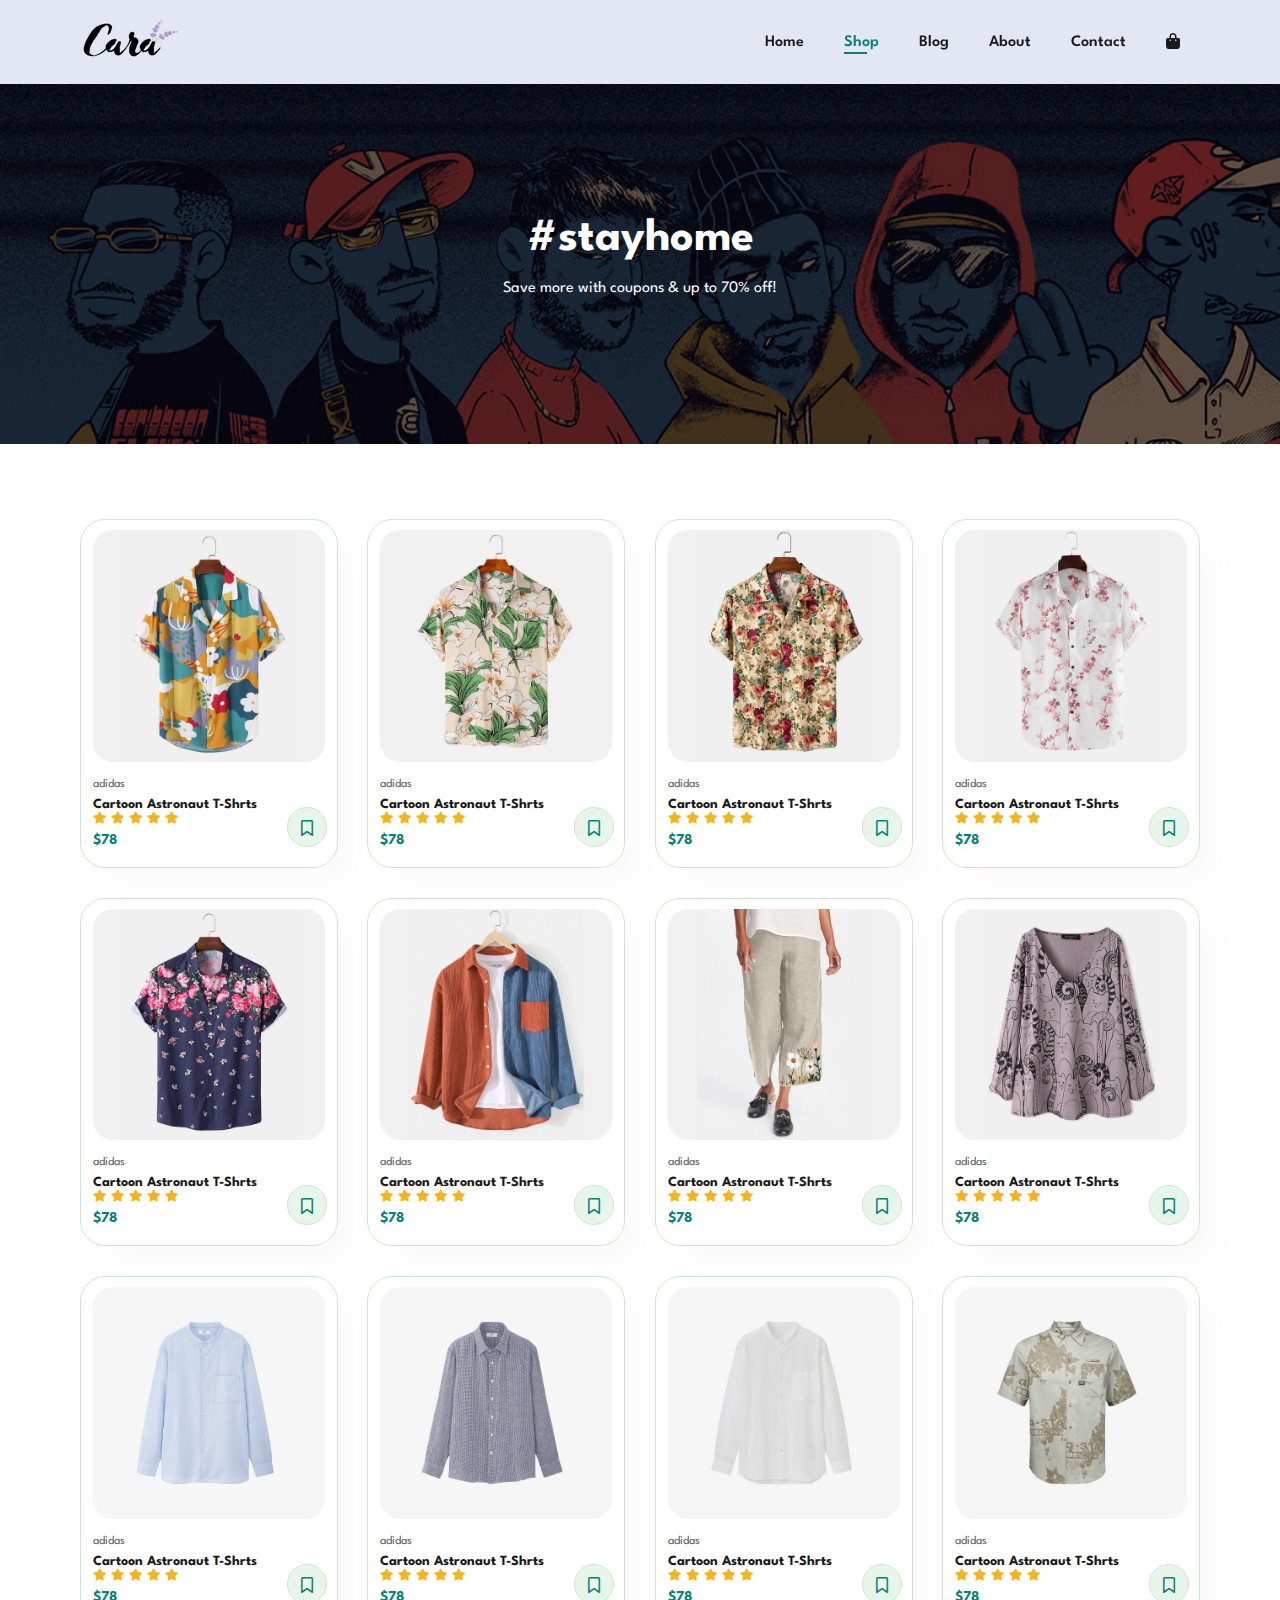
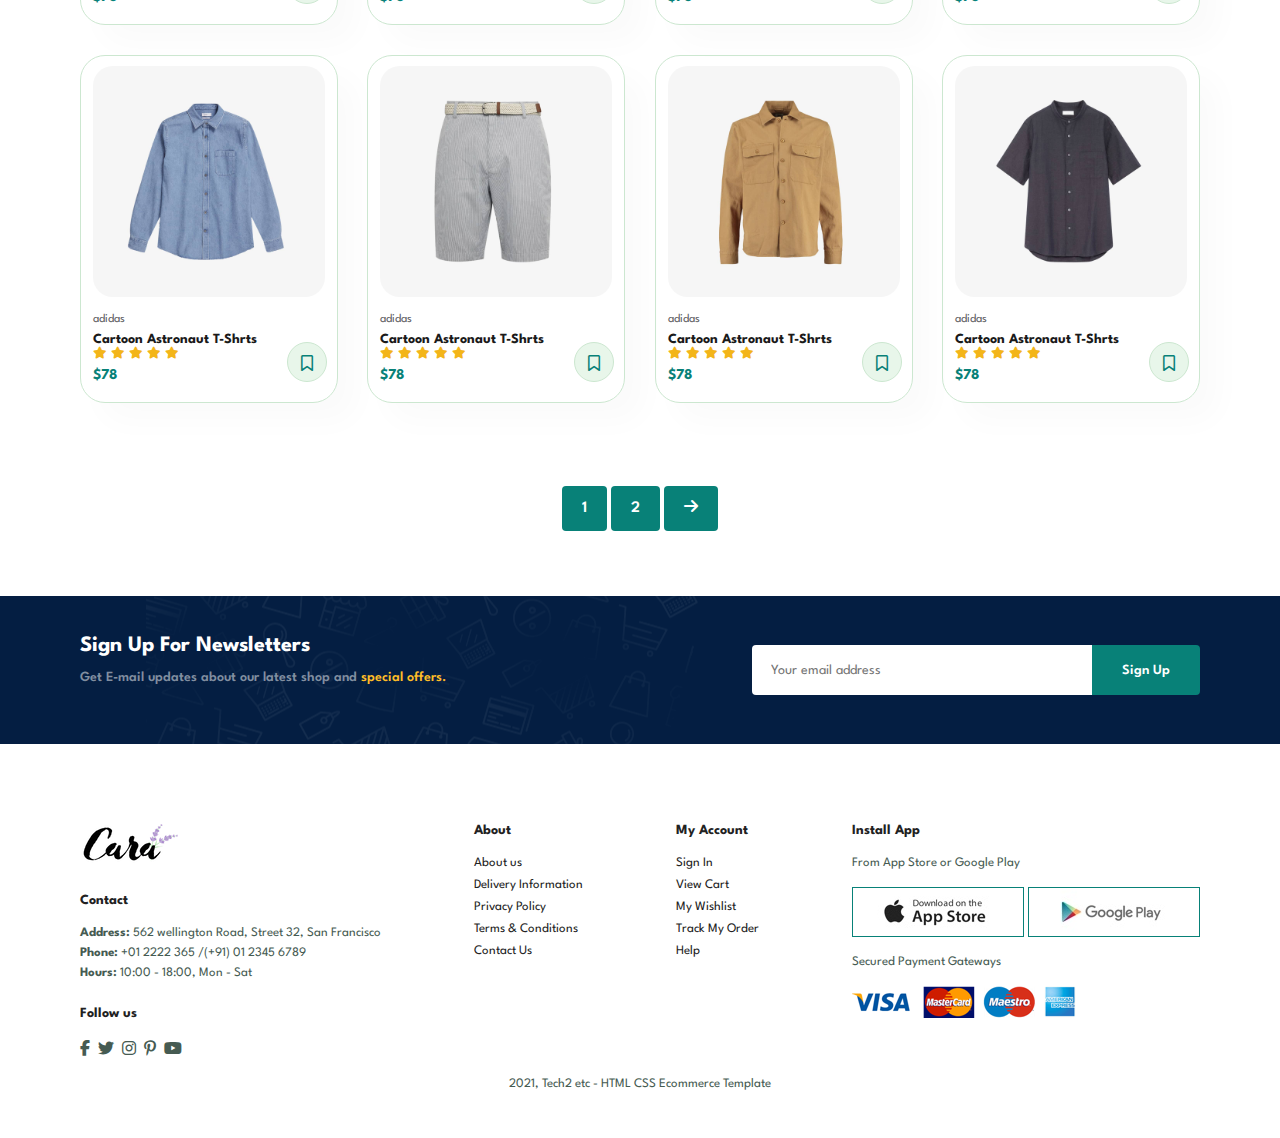
<file: shop.html>
<!DOCTYPE html>
<html lang="en">
<head>
  <meta charset="UTF-8">
  <meta name="viewport" content="width=device-width, initial-scale=1.0">
  <link rel="stylesheet" href="https://cdnjs.cloudflare.com/ajax/libs/font-awesome/6.6.0/css/all.min.css" />
  <link rel="stylesheet" href="style.css">
  <title>Document</title>
</head>
<body>
  <section id="header">
    <a href="#"><img src="img/logo.png" alt="logo" class="logo"></a>
    <div>
      <ul id="navbar">
        <li><a href="index.html">Home</a></li>
        <li><a href="shop.html" class="active">Shop</a></li>
        <li><a href="blog.html">Blog</a></li>
        <li><a href="about.html">About</a></li>
        <li><a href="contact.html">Contact</a></li>
        <li id="lg-bag"><a href="cart.html"><i class="fa-solid fa-bag-shopping"></i></a></li>
        <a href="#" id="close"><i class="fa-solid fa-xmark"></i></a>
      </ul>
    </div>
    <div id="mobile">
      <a href="cart.html"><i class="fa-solid fa-bag-shopping"></i></a>
      <i id="bar" class="fas fa-outdent"></i>
    </div>
  </section>

  <section id="page-header">
    <h2>#stayhome</h2>
    <p>Save more with coupons & up to 70% off!</p>
  </section>

  <section id="product1" class="section-p1">
    <div class="pro-container">
      <div class="pro" onclick="window.location.href='sproduct.html'">
        <img src="img/products/f1.jpg" alt="product 1">
        <div class="des">
          <span>adidas</span>
          <h5>Cartoon Astronaut T-Shrts</h5>
          <div class="Star">
            <i class="fas fa-star"></i>
            <i class="fas fa-star"></i>
            <i class="fas fa-star"></i>
            <i class="fas fa-star"></i>
            <i class="fas fa-star"></i>
          </div>
          <h4>$78</h4>
        </div>
        <a href="#"><i class="fa-regular fa-bookmark cart"></i></a>
      </div>
      <div class="pro" onclick="window.location.href='sproduct.html'">
        <img src="img/products/f2.jpg" alt="product 1">
        <div class="des">
          <span>adidas</span>
          <h5>Cartoon Astronaut T-Shrts</h5>
          <div class="Star">
            <i class="fas fa-star"></i>
            <i class="fas fa-star"></i>
            <i class="fas fa-star"></i>
            <i class="fas fa-star"></i>
            <i class="fas fa-star"></i>
          </div>
          <h4>$78</h4>
        </div>
        <a href="#"><i class="fa-regular fa-bookmark cart"></i></a>
      </div>
      <div class="pro">
        <img src="img/products/f3.jpg" alt="product 1">
        <div class="des">
          <span>adidas</span>
          <h5>Cartoon Astronaut T-Shrts</h5>
          <div class="Star">
            <i class="fas fa-star"></i>
            <i class="fas fa-star"></i>
            <i class="fas fa-star"></i>
            <i class="fas fa-star"></i>
            <i class="fas fa-star"></i>
          </div>
          <h4>$78</h4>
        </div>
        <a href="#"><i class="fa-regular fa-bookmark cart"></i></a>
      </div>
      <div class="pro">
        <img src="img/products/f4.jpg" alt="product 1">
        <div class="des">
          <span>adidas</span>
          <h5>Cartoon Astronaut T-Shrts</h5>
          <div class="Star">
            <i class="fas fa-star"></i>
            <i class="fas fa-star"></i>
            <i class="fas fa-star"></i>
            <i class="fas fa-star"></i>
            <i class="fas fa-star"></i>
          </div>
          <h4>$78</h4>
        </div>
        <a href="#"><i class="fa-regular fa-bookmark cart"></i></a>
      </div>
      <div class="pro">
        <img src="img/products/f5.jpg" alt="product 1">
        <div class="des">
          <span>adidas</span>
          <h5>Cartoon Astronaut T-Shrts</h5>
          <div class="Star">
            <i class="fas fa-star"></i>
            <i class="fas fa-star"></i>
            <i class="fas fa-star"></i>
            <i class="fas fa-star"></i>
            <i class="fas fa-star"></i>
          </div>
          <h4>$78</h4>
        </div>
        <a href="#"><i class="fa-regular fa-bookmark cart"></i></a>
      </div>
      <div class="pro">
        <img src="img/products/f6.jpg" alt="product 1">
        <div class="des">
          <span>adidas</span>
          <h5>Cartoon Astronaut T-Shrts</h5>
          <div class="Star">
            <i class="fas fa-star"></i>
            <i class="fas fa-star"></i>
            <i class="fas fa-star"></i>
            <i class="fas fa-star"></i>
            <i class="fas fa-star"></i>
          </div>
          <h4>$78</h4>
        </div>
        <a href="#"><i class="fa-regular fa-bookmark cart"></i></a>
      </div>
      <div class="pro">
        <img src="img/products/f7.jpg" alt="product 1">
        <div class="des">
          <span>adidas</span>
          <h5>Cartoon Astronaut T-Shrts</h5>
          <div class="Star">
            <i class="fas fa-star"></i>
            <i class="fas fa-star"></i>
            <i class="fas fa-star"></i>
            <i class="fas fa-star"></i>
            <i class="fas fa-star"></i>
          </div>
          <h4>$78</h4>
        </div>
        <a href="#"><i class="fa-regular fa-bookmark cart"></i></a>
      </div>
      <div class="pro">
        <img src="img/products/f8.jpg" alt="product 1">
        <div class="des">
          <span>adidas</span>
          <h5>Cartoon Astronaut T-Shrts</h5>
          <div class="Star">
            <i class="fas fa-star"></i>
            <i class="fas fa-star"></i>
            <i class="fas fa-star"></i>
            <i class="fas fa-star"></i>
            <i class="fas fa-star"></i>
          </div>
          <h4>$78</h4>
        </div>
        <a href="#"><i class="fa-regular fa-bookmark cart"></i></a>
      </div>
      <div class="pro">
        <img src="img/products/n1.jpg" alt="product 1">
        <div class="des">
          <span>adidas</span>
          <h5>Cartoon Astronaut T-Shrts</h5>
          <div class="Star">
            <i class="fas fa-star"></i>
            <i class="fas fa-star"></i>
            <i class="fas fa-star"></i>
            <i class="fas fa-star"></i>
            <i class="fas fa-star"></i>
          </div>
          <h4>$78</h4>
        </div>
        <a href="#"><i class="fa-regular fa-bookmark cart"></i></a>
      </div>
      <div class="pro">
        <img src="img/products/n2.jpg" alt="product 1">
        <div class="des">
          <span>adidas</span>
          <h5>Cartoon Astronaut T-Shrts</h5>
          <div class="Star">
            <i class="fas fa-star"></i>
            <i class="fas fa-star"></i>
            <i class="fas fa-star"></i>
            <i class="fas fa-star"></i>
            <i class="fas fa-star"></i>
          </div>
          <h4>$78</h4>
        </div>
        <a href="#"><i class="fa-regular fa-bookmark cart"></i></a>
      </div>
      <div class="pro">
        <img src="img/products/n3.jpg" alt="product 1">
        <div class="des">
          <span>adidas</span>
          <h5>Cartoon Astronaut T-Shrts</h5>
          <div class="Star">
            <i class="fas fa-star"></i>
            <i class="fas fa-star"></i>
            <i class="fas fa-star"></i>
            <i class="fas fa-star"></i>
            <i class="fas fa-star"></i>
          </div>
          <h4>$78</h4>
        </div>
        <a href="#"><i class="fa-regular fa-bookmark cart"></i></a>
      </div>
      <div class="pro">
        <img src="img/products/n4.jpg" alt="product 1">
        <div class="des">
          <span>adidas</span>
          <h5>Cartoon Astronaut T-Shrts</h5>
          <div class="Star">
            <i class="fas fa-star"></i>
            <i class="fas fa-star"></i>
            <i class="fas fa-star"></i>
            <i class="fas fa-star"></i>
            <i class="fas fa-star"></i>
          </div>
          <h4>$78</h4>
        </div>
        <a href="#"><i class="fa-regular fa-bookmark cart"></i></a>
      </div>
      <div class="pro">
        <img src="img/products/n5.jpg" alt="product 1">
        <div class="des">
          <span>adidas</span>
          <h5>Cartoon Astronaut T-Shrts</h5>
          <div class="Star">
            <i class="fas fa-star"></i>
            <i class="fas fa-star"></i>
            <i class="fas fa-star"></i>
            <i class="fas fa-star"></i>
            <i class="fas fa-star"></i>
          </div>
          <h4>$78</h4>
        </div>
        <a href="#"><i class="fa-regular fa-bookmark cart"></i></a>
      </div>
      <div class="pro">
        <img src="img/products/n6.jpg" alt="product 1">
        <div class="des">
          <span>adidas</span>
          <h5>Cartoon Astronaut T-Shrts</h5>
          <div class="Star">
            <i class="fas fa-star"></i>
            <i class="fas fa-star"></i>
            <i class="fas fa-star"></i>
            <i class="fas fa-star"></i>
            <i class="fas fa-star"></i>
          </div>
          <h4>$78</h4>
        </div>
        <a href="#"><i class="fa-regular fa-bookmark cart"></i></a>
      </div>
      <div class="pro">
        <img src="img/products/n7.jpg" alt="product 1">
        <div class="des">
          <span>adidas</span>
          <h5>Cartoon Astronaut T-Shrts</h5>
          <div class="Star">
            <i class="fas fa-star"></i>
            <i class="fas fa-star"></i>
            <i class="fas fa-star"></i>
            <i class="fas fa-star"></i>
            <i class="fas fa-star"></i>
          </div>
          <h4>$78</h4>
        </div>
        <a href="#"><i class="fa-regular fa-bookmark cart"></i></a>
      </div>
      <div class="pro">
        <img src="img/products/n8.jpg" alt="product 1">
        <div class="des">
          <span>adidas</span>
          <h5>Cartoon Astronaut T-Shrts</h5>
          <div class="Star">
            <i class="fas fa-star"></i>
            <i class="fas fa-star"></i>
            <i class="fas fa-star"></i>
            <i class="fas fa-star"></i>
            <i class="fas fa-star"></i>
          </div>
          <h4>$78</h4>
        </div>
        <a href="#"><i class="fa-regular fa-bookmark cart"></i></a>
      </div>
    </div>
  </section>

  <section id="pagination" class="section-p1">
    <a href="#">1</a>
    <a href="#">2</a>
    <a href="#"><i class="fa-solid fa-arrow-right"></i></a>
  </section>

  <section id="newsletter" class="section-p1 section-m1">
    <div class="newstext">
      <h4>Sign Up For Newsletters</h4>
      <p>Get E-mail updates about our latest shop and <span>special offers.</span></p>
    </div>
    <div class="form">
      <input type="text" placeholder="Your email address">
      <button class="normal">Sign Up</button>
    </div>
  </section>

  <footer class="section-p1">
    <div class="col">
      <img class="logo" src="img/logo.png" alt="logo">
      <h4>Contact</h4>
      <p><strong>Address: </strong> 562 wellington Road, Street 32, San Francisco</p>
      <p><strong>Phone: </strong> +01 2222 365 /(+91) 01 2345 6789</p>
      <p><strong>Hours: </strong> 10:00 - 18:00, Mon - Sat</p>
      <div class="follow">
        <h4>Follow us</h4>
        <div class="icon">
          <i class="fab fa-facebook-f"></i>
          <i class="fab fa-twitter"></i>
          <i class="fab fa-instagram"></i>
          <i class="fab fa-pinterest-p"></i>
          <i class="fab fa-youtube"></i>
        </div>
      </div>
    </div>
    <div class="col">
      <h4>About</h4>
      <a href="#">About us</a>
      <a href="#">Delivery Information</a>
      <a href="#">Privacy Policy</a>
      <a href="#">Terms & Conditions</a>
      <a href="#">Contact Us</a>
    </div>
    <div class="col">
      <h4>My Account</h4>
      <a href="#">Sign In</a>
      <a href="#">View Cart</a>
      <a href="#">My Wishlist</a>
      <a href="#">Track My Order</a>
      <a href="#">Help</a>
    </div>
    <div class="col install">
      <h4>Install App</h4>
      <p>From App Store or Google Play</p>
      <div class="row">
        <img src="img/pay/app.jpg" alt="">
        <img src="img/pay/play.jpg" alt="">
      </div>
      <p>Secured Payment Gateways</p>
      <img src="img/pay/pay.png" alt="">
    </div>
    <div class="copyright">
      <p>2021, Tech2 etc - HTML CSS Ecommerce Template</p>
    </div>
  </footer>

  <script src="script.js"></script>
</body>
</html>
</file>
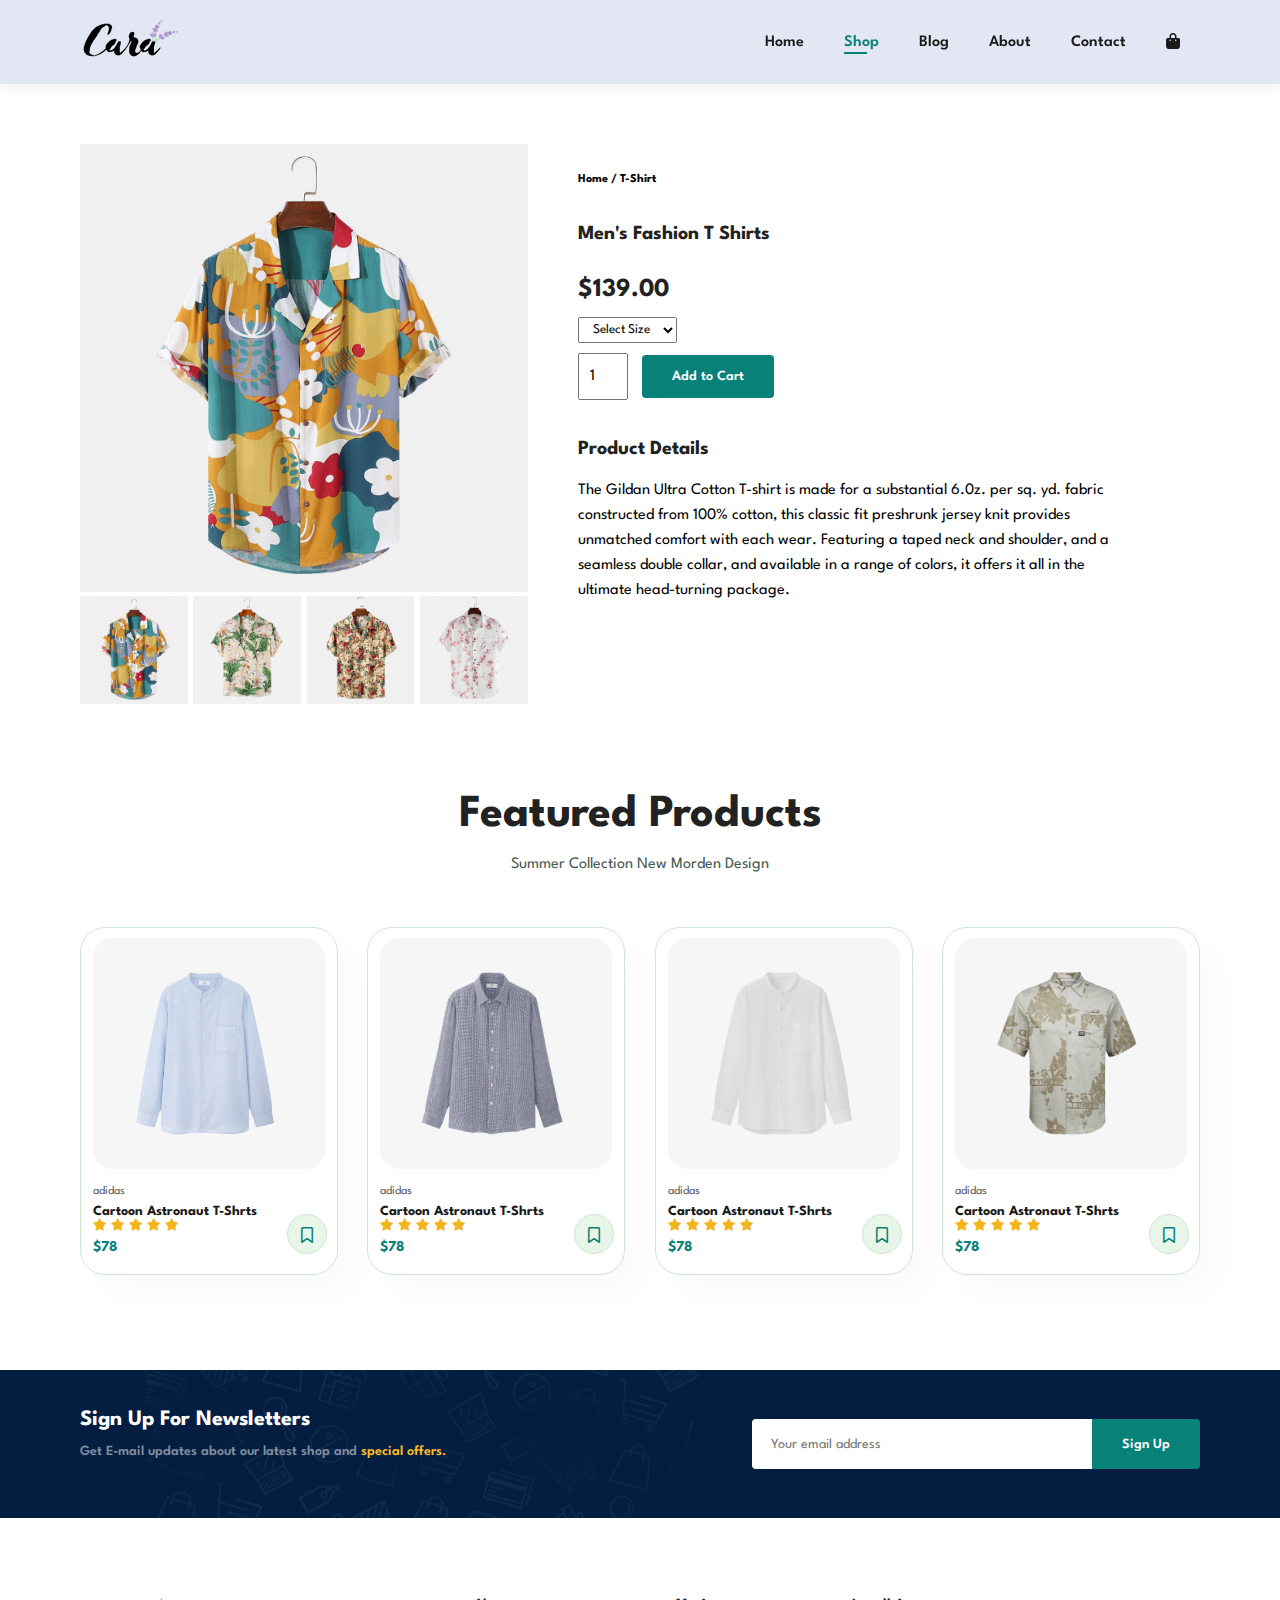
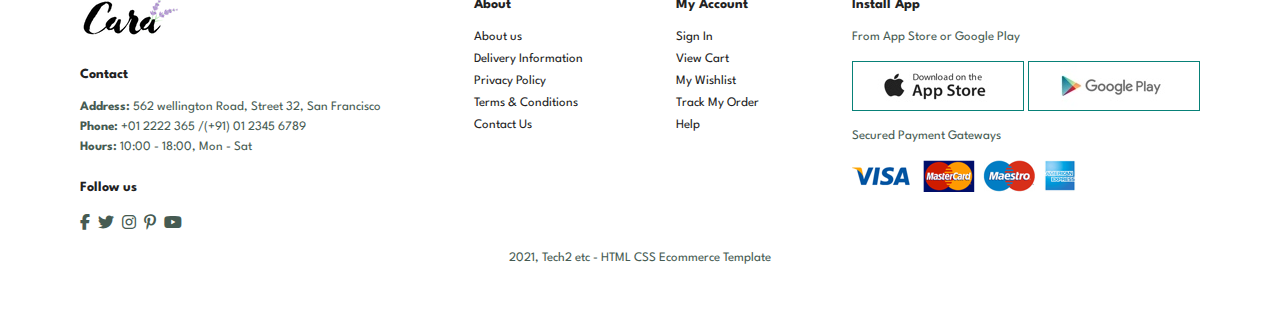
<file: sproduct.html>
<!DOCTYPE html>
<html lang="en">
<head>
  <meta charset="UTF-8">
  <meta name="viewport" content="width=device-width, initial-scale=1.0">
  <link rel="stylesheet" href="https://cdnjs.cloudflare.com/ajax/libs/font-awesome/6.6.0/css/all.min.css" />
  <link rel="stylesheet" href="style.css">
  <title>Document</title>
</head>
<body>
  <section id="header">
    <a href="#"><img src="img/logo.png" alt="logo" class="logo"></a>
    <div>
      <ul id="navbar">
        <li><a href="index.html">Home</a></li>
        <li><a href="shop.html" class="active">Shop</a></li>
        <li><a href="blog.html">Blog</a></li>
        <li><a href="about.html">About</a></li>
        <li><a href="contact.html">Contact</a></li>
        <li id="lg-bag"><a href="cart.html"><i class="fa-solid fa-bag-shopping"></i></a></li>
        <a href="#" id="close"><i class="fa-solid fa-xmark"></i></a>
      </ul>
    </div>
    <div id="mobile">
      <a href="cart.html"><i class="fa-solid fa-bag-shopping"></i></a>
      <i id="bar" class="fas fa-outdent"></i>
    </div>
  </section>

  <section id="prodetails" class="section-p1">
    <div class="single-pro-image">
      <img src="img/products/f1.jpg" width="100%" id="MainImg" alt="">
      <div class="small-img-group">
        <div class="small-img-col">
          <img src="img/products/f1.jpg" width="100%" class="small-img" alt="">
        </div>
        <div class="small-img-col">
          <img src="img/products/f2.jpg" width="100%" class="small-img" alt="">
        </div>
        <div class="small-img-col">
          <img src="img/products/f3.jpg" width="100%" class="small-img" alt="">
        </div>
        <div class="small-img-col">
          <img src="img/products/f4.jpg" width="100%" class="small-img" alt="">
        </div>
      </div>
    </div>
    <div class="single-pro-details">
      <h6>Home / T-Shirt</h6>
      <h4>Men's Fashion T Shirts</h4>
      <h2>$139.00</h2>
      <select>
        <option>Select Size</option>
        <option>XL</option>
        <option>XXL</option>
        <option>Small</option>
        <option>Large</option>
      </select>
      <input type="number" value="1">
      <button class="normal">Add to Cart</button>
      <h4>Product Details</h4>
      <span>The Gildan Ultra Cotton T-shirt is made for a substantial 6.0z. per sq. yd. fabric constructed from 100% cotton, this classic fit preshrunk jersey knit provides unmatched comfort with each wear. Featuring a taped neck and shoulder, and a seamless double collar, and available in a range of colors, it offers it all in the ultimate head-turning package.</span>
    </div>
  </section>

  <section id="product1" class="section-p1">
    <h2>Featured Products</h2>
    <p>Summer Collection New Morden Design</p>
    <div class="pro-container">
      <div class="pro">
        <img src="img/products/n1.jpg" alt="product 1">
        <div class="des">
          <span>adidas</span>
          <h5>Cartoon Astronaut T-Shrts</h5>
          <div class="Star">
            <i class="fas fa-star"></i>
            <i class="fas fa-star"></i>
            <i class="fas fa-star"></i>
            <i class="fas fa-star"></i>
            <i class="fas fa-star"></i>
          </div>
          <h4>$78</h4>
        </div>
        <a href="#"><i class="fa-regular fa-bookmark cart"></i></a>
      </div>
      <div class="pro">
        <img src="img/products/n2.jpg" alt="product 1">
        <div class="des">
          <span>adidas</span>
          <h5>Cartoon Astronaut T-Shrts</h5>
          <div class="Star">
            <i class="fas fa-star"></i>
            <i class="fas fa-star"></i>
            <i class="fas fa-star"></i>
            <i class="fas fa-star"></i>
            <i class="fas fa-star"></i>
          </div>
          <h4>$78</h4>
        </div>
        <a href="#"><i class="fa-regular fa-bookmark cart"></i></a>
      </div>
      <div class="pro">
        <img src="img/products/n3.jpg" alt="product 1">
        <div class="des">
          <span>adidas</span>
          <h5>Cartoon Astronaut T-Shrts</h5>
          <div class="Star">
            <i class="fas fa-star"></i>
            <i class="fas fa-star"></i>
            <i class="fas fa-star"></i>
            <i class="fas fa-star"></i>
            <i class="fas fa-star"></i>
          </div>
          <h4>$78</h4>
        </div>
        <a href="#"><i class="fa-regular fa-bookmark cart"></i></a>
      </div>
      <div class="pro">
        <img src="img/products/n4.jpg" alt="product 1">
        <div class="des">
          <span>adidas</span>
          <h5>Cartoon Astronaut T-Shrts</h5>
          <div class="Star">
            <i class="fas fa-star"></i>
            <i class="fas fa-star"></i>
            <i class="fas fa-star"></i>
            <i class="fas fa-star"></i>
            <i class="fas fa-star"></i>
          </div>
          <h4>$78</h4>
        </div>
        <a href="#"><i class="fa-regular fa-bookmark cart"></i></a>
      </div>
    </div>
  </section>

  <section id="newsletter" class="section-p1 section-m1">
    <div class="newstext">
      <h4>Sign Up For Newsletters</h4>
      <p>Get E-mail updates about our latest shop and <span>special offers.</span></p>
    </div>
    <div class="form">
      <input type="text" placeholder="Your email address">
      <button class="normal">Sign Up</button>
    </div>
  </section>

  <footer class="section-p1">
    <div class="col">
      <img class="logo" src="img/logo.png" alt="logo">
      <h4>Contact</h4>
      <p><strong>Address: </strong> 562 wellington Road, Street 32, San Francisco</p>
      <p><strong>Phone: </strong> +01 2222 365 /(+91) 01 2345 6789</p>
      <p><strong>Hours: </strong> 10:00 - 18:00, Mon - Sat</p>
      <div class="follow">
        <h4>Follow us</h4>
        <div class="icon">
          <i class="fab fa-facebook-f"></i>
          <i class="fab fa-twitter"></i>
          <i class="fab fa-instagram"></i>
          <i class="fab fa-pinterest-p"></i>
          <i class="fab fa-youtube"></i>
        </div>
      </div>
    </div>
    <div class="col">
      <h4>About</h4>
      <a href="#">About us</a>
      <a href="#">Delivery Information</a>
      <a href="#">Privacy Policy</a>
      <a href="#">Terms & Conditions</a>
      <a href="#">Contact Us</a>
    </div>
    <div class="col">
      <h4>My Account</h4>
      <a href="#">Sign In</a>
      <a href="#">View Cart</a>
      <a href="#">My Wishlist</a>
      <a href="#">Track My Order</a>
      <a href="#">Help</a>
    </div>
    <div class="col install">
      <h4>Install App</h4>
      <p>From App Store or Google Play</p>
      <div class="row">
        <img src="img/pay/app.jpg" alt="">
        <img src="img/pay/play.jpg" alt="">
      </div>
      <p>Secured Payment Gateways</p>
      <img src="img/pay/pay.png" alt="">
    </div>
    <div class="copyright">
      <p>2021, Tech2 etc - HTML CSS Ecommerce Template</p>
    </div>
  </footer>

  <script>
    var MainImg = document.getElementById("MainImg");
    var smallimg = document.getElementsByClassName("small-img");

    smallimg[0].onclick = function(){
      MainImg.src = smallimg[0].src;
    }
    smallimg[1].onclick = function(){
      MainImg.src = smallimg[1].src;
    }
    smallimg[2].onclick = function(){
      MainImg.src = smallimg[2].src;
    }
    smallimg[3].onclick = function(){
      MainImg.src = smallimg[3].src;
    }
  </script>

  <script src="script.js"></script>
</body>
</html>
</file>
<file: style.css>
@import url(https://fonts.googleapis.com/css2?family=Spartan:wght@100;200;300;400;500;600;700;800;900@display=swap);

*{
  margin: 0;
  padding: 0;
  box-sizing: border-box;
  font-family: 'Spartan', sans-serif;
}

h1{
  font-size: 50px;
  line-height: 64px;
  color: #222;
}

h2{
  font-size: 46px;
  line-height: 54px;
  color: #222;
}

h4{
  font-size: 20px;
  color: #222;
}

h6{
  font-weight: 700;
  font-size: 12px;
}

p{
  font-size: 16px;
  color: #465b52;
  margin: 15px 0 20px 0;
}

.section-p1{
  padding: 40px 80px;
}

.section-m1{
  margin: 40px 0;
}

button.normal{
  font-size: 14px;
  font-weight: 600;
  padding: 15px 30px;
  color: #000;
  background-color: #fff;
  border-radius: 4px;
  cursor: pointer;
  border: none;
  outline: none;
  transition: 0.2s;
}

button.white{
  font-size: 13px;
  font-weight: 600;
  padding: 11px 18px;
  color: #fff;
  background-color: transparent;
  cursor: pointer;
  border: 1px solid #fff;
  outline: none;
  transform: 0.2s;
}

body{
  width: 100%;
}

/* Header Start */

#header{
  display: flex;
  align-items: center;
  justify-content: space-between;
  padding: 20px 80px;
  background: #E3E6F3;
  box-shadow: 0 5px 15px rgba(0, 0, 0, 0.06);
  z-index: 999;
  position: sticky;
  top: 0;
  left: 0;
}

#navbar{
  display: flex;
  align-items: center;
  justify-content: center;
}

#navbar li{
  list-style: none;
  padding: 0 20px;
  position: relative;
}

#navbar li a{
  text-decoration: none;
  font-size: 16px;
  font-weight: 600;
  color: #1a1a1a;
  transition: 0.3s ease;
}

#navbar li a:hover,#navbar li a.active{
  color: #088178;
}

#navbar li a.active::after,#navbar li a:hover::after {
  content: "";
  width: 30%;
  height: 2px;
  background: #088178;
  position: absolute;
  bottom: -4px;
  left: 20px;
}

#mobile{
  display: none;
  align-items: center;
}

#close{
  display: none;
}

/* Home Page */

#hero{
  background-image: url(img/hero4.png);
  height: 90vh;
  width: 100%;
  background-size: cover;
  background-position: top 25% right 0;
  padding: 0 80px;
  display: flex;
  flex-direction: column;
  align-items: flex-start;
  justify-content: center;
}

#hero h4{
  padding-bottom: 15px;
}

#hero h1{
  color: #088178;
}

#hero button{
  background-image: url("img/button.png");
  background-color: transparent;
  color: #088178;
  border: 0;
  padding: 14px 80px 14px 65px;
  background-repeat: no-repeat;
  cursor: pointer;
  font-weight: 700;
  font-size: 15px;
}

#feature{
  display: flex;
  align-items: center;
  justify-content: space-between;
  flex-wrap: wrap;
}

#feature .fe-box{
  width: 180px;
  text-align: center;
  padding: 25px 15px;
  box-shadow: 20px 20px 34px rgba(0, 0, 0, 0.03);
  border: 1px solid #cce7d0;
  border-radius: 4px;
  margin: 15px 0;
}

#feature .fe-box:hover{
  box-shadow: 10px 10px 54px rgba(70, 62, 221, 0.1);
}

#feature .fe-box img{
  width: 100%;
  margin-bottom: 10px;
}

#feature .fe-box h6{
  display: inline-block;
  padding: 9px 8px 6px 8px;
  line-height: 1;
  border-radius: 4px;
  color: #088178;
  background-color: #fddde4;
}

#feature .fe-box:nth-child(2) h6{
  background-color: #cdebbc;
}

#feature .fe-box:nth-child(3) h6{
  background-color: #d1e8f2;
}

#feature .fe-box:nth-child(4) h6{
  background-color: #cdd4f8;
}

#feature .fe-box:nth-child(5) h6{
  background-color: #f6dbf6;
}

#feature .fe-box:nth-child(6) h6{
  background-color: #fff2e5;
}

#product1{
  text-align: center;
}

#product1 .pro-container{
  display: flex;
  justify-content: space-between;
  padding-top: 20px;
  flex-wrap: wrap;
}

#product1 .pro{
  width: 23%;
  min-width: 250px;
  padding: 10px 12px;
  border: 1px solid #cce7d0;
  border-radius: 25px;
  cursor: pointer;
  box-shadow: 20px 20px 30px rgba(0, 0, 0, 0.02);
  margin: 15px 0;
  transition: 0.2s ease;
  position: relative;
}

#product1 .pro:hover{
  box-shadow: 20px 20px 30px rgba(0, 0, 0, 0.06);
}

#product1 .pro img{
  width: 100%;
  border-radius: 20px;
}

#product1 .pro .des{
  text-align: start;
  padding: 10px 0;
}

#product1 .pro .des span{
  color: #606063;
  font-size: 12px;
}

#product1 .pro .des h5{
  padding-top: 7px;
  color: #1a1a1a;
  font-size: 14px;
}

#product1 .pro .des i{
  font-size: 12px;
  color: rgb(243, 181, 25);
}

#product1 .pro .des h4{
  padding-top: 7px;
  font-size: 15px;
  font-weight: 700;
  color: #088178;
}

#product1 .pro .cart{
  width: 40px;
  height: 40px;
  line-height: 40px;
  border-radius: 50px;
  background-color: #e8f6ea;
  font-weight: 500;
  color: #088178;
  border: 1px solid #cce7d0;
  position: absolute;
  bottom: 20px;
  right: 10px;
}

#banner{
  display: flex;
  flex-direction: column;
  justify-content: center;
  align-items: center;
  background-image: url("img/banner/b2.jpg");
  width: 100%;
  height: 40vh;
  background-size: cover;
  background-position: center;
}

#banner h4{
  color: #fff;
  font-size: 16px;
}

#banner h2{
  color: #fff;
  font-size: 30px;
  padding: 10px 0;
}

#banner h2 span{
  color: #ef3636;
}

#banner button:hover{
  background: #088178;
  color: #fff;
}

#sm-banner{
  display: flex;
  justify-content: space-between;
  flex-wrap: wrap;
}

#sm-banner .banner-box{
  display: flex;
  flex-direction: column;
  justify-content: center;
  align-items: flex-start;
  background-image: url("img/banner/b17.jpg");
  min-width: 580px;
  height: 50vh;
  background-size: cover;
  background-position: center;
  padding: 30px;
}

#sm-banner .banner-box2{
  background-image: url(img/banner/b10.jpg);
}

#sm-banner h4{
  color: #fff;
  font-size: 20px;
  font-weight: 300;
}

#sm-banner h2{
  color: #fff;
  font-size: 28px;
  font-weight: 800;
}

#sm-banner span{
  color: #fff;
  font-size: 14px;
  font-weight: 500;
  padding-bottom: 15px;
}

#sm-banner .banner-box:hover button{
  background: #088178;
  border: 1px solid #088178;
}

#banner3{
  display: flex;
  justify-content: space-between;
  flex-wrap: wrap;
  padding: 0 80px;
}

#banner3 .banner-box{
  display: flex;
  flex-direction: column;
  justify-content: center;
  align-items: flex-start;
  background-image: url("img/banner/b7.jpg");
  min-width: 30%;
  height: 30vh;
  background-size: cover;
  background-position: center;
  padding: 20px;
  margin-bottom: 20px;
}

#banner3 .banner-box2{
  background-image: url("img/banner/b4.jpg");
}

#banner3 .banner-box3{
  background-image: url("img/banner/b18.jpg");
}

#banner3 h2{
  color: #fff;
  font-weight: 900;
  font-size: 22px;
}

#banner3 h3{
  color: #ec544e;
  font-weight: 800;
  font-size: 15px;
}

#newsletter{
  display: flex;
  justify-content: space-between;
  flex-wrap: wrap;
  align-items: center;
  background-image: url("img/banner/b14.png");
  background-repeat: no-repeat;
  background-position: 20% 30%;
  background-color: #041e42;
}

#newsletter h4{
  font-size: 22px;
  font-weight: 700;
  color: #fff;
}

#newsletter p{
  font-size: 14px;
  font-weight: 600;
  color: #818ea0;
}

#newsletter p span{
  color: #ffbd27;
}

#newsletter .form{
  display: flex;
  width: 40%;
}

#newsletter input{
  height: 3.125rem;
  padding: 0 1.25em;
  font-size: 14px;
  width: 100%;
  border: 1px solid transparent;
  border-radius: 4px;
  outline: none;
  border-top-right-radius: 0;
  border-bottom-right-radius: 0;
}

#newsletter button{
  background-color: #088178;
  color: #fff;
  white-space: nowrap;
  border-top-left-radius: 0;
  border-bottom-left-radius: 0;
}

footer{
  display: flex;
  flex-wrap: wrap;
  justify-content: space-between;
}

footer .col{
  display: flex;
  flex-direction: column;
  align-items: flex-start;
  margin-bottom: 20px;
}

footer .logo{
  margin-bottom: 30px;
}

footer h4{
  font-size: 14px;
  padding-bottom: 20px;
}

footer p{
  font-size: 13px;
  margin: 0 0  8px 0;
}

footer a{
  font-size: 13px;
  text-decoration: none;
  color: #222;
  margin-bottom: 10px;
}

footer .follow{
  margin-top: 20px;
}

footer .follow i{
  color: #465b52;
  padding-right: 4px;
  cursor: pointer;
}

footer .install .row img{
  border: 1px solid #088178;
}

footer .install img{
  margin: 10px 0 15px 0;
}

footer .follow i:hover,
footer a:hover{
  color: #088178;
}

footer .copyright{
  width: 100%;
  text-align: center;
}

/* Shop Page */
#page-header{
  background-image: url("img/banner/b1.jpg");
  width: 100%;
  height: 40vh;
  background-size: cover;
  display: flex;
  justify-content: center;
  text-align: center;
  flex-direction: column;
  padding: 14px;
}

#page-header h2,
#page-header p{
  color: #fff;
}

#pagination{
  text-align: center;
}

#pagination a{
  text-decoration: none;
  background-color: #088178;
  padding: 15px 20px;
  border-radius: 4px;
  color: #fff;
  font-weight: 600;
}

#pagination a i{
  font-size: 16px;
  font-weight: 600;
}

/* Single Product */
#prodetails{
  display: flex;
  margin-top: 20px;
}
#prodetails .single-pro-image{
  width: 40%;
  margin-right: 50px;
}

.small-img-group{
  display: flex;
  justify-content: space-between;
}

.small-img-col{
  flex-basis: 24%;
  cursor: pointer;
}

#prodetails .single-pro-details{
  width: 50%;
  padding-top: 30px;
}

#prodetails .single-pro-details h4{
  padding: 40px 0 20px 0;
}

#prodetails .single-pro-details h2{
  font-size: 26px;
}

#prodetails .single-pro-details select{
  display: block;
  padding: 5px 10px;
  margin-bottom: 10px;
}

#prodetails .single-pro-details input{
  width: 50px;
  height: 47px;
  padding-left: 10px;
  font-size: 16px;
  margin-right: 10px;
}

#prodetails .single-pro-details input:focus{
  outline: none;
}

#prodetails .single-pro-details button{
  background: #088178;
  color: #fff;
}

#prodetails .single-pro-details span{
  line-height: 25px;
}


/* Blog Page */
#page-header.blog-header{
  background-image: url("img/banner/b19.jpg");
}

#blog{
  padding: 150px 150px 0 150px;
}

#blog .blog-box{
  display: flex;
  align-items: center;
  width: 100%;
  position: relative;
  padding-bottom: 90px;
}

#blog .blog-img{
  width: 50%;
  margin-right: 40px;
}

#blog img{
  width: 100%;
  height: 300px;
  object-fit: cover;
}

#blog .blog-details{
  width: 50%;
}

#blog .blog-details a{
  text-decoration: none;
  font-size: 11px;
  color: #000;
  font-weight: 700;
  position: relative;
  transition: 0.3s;
}

#blog .blog-details a::after{
  content: "";
  width: 50px;
  height: 1px;
  background-color: #000;
  position: absolute;
  top: 4px;
  right: -60px;
}

#blog .blog-details a:hover{
  color: #088178;
}

#blog .blog-details a:hover::after{
  background-color: #088178;
}

#blog .blog-box h1{
  position: absolute;
  top: -40px;
  left: 0;
  font-size: 70px;
  font-weight: 700;
  color: #c9cbce;
  z-index: -9;
}

/* About Page */
#page-header.about-header{
  background-image: url("img/about/banner.png");
}

#about-head{
  display: flex;
  align-items: center;
}

#about-head img{
  width: 50%;
  height: auto;
}

#about-head div{
  padding-left: 40px;
}

#about-app{
  text-align: center;
}

#about-app .video{
  width: 70%;
  height: 100%;
  margin: 30px auto 0 auto;
}

#about-app .video video{
  width: 100%;
  height: 100%;
  border-radius: 20px;
}

/* Contact Page */
#contact-details{
  display: flex;
  align-items: center;
  justify-content: space-between;
}

#contact-details .details{
  width: 40%;
}

#contact-details .details span,
#form-details form span{
  font-size: 12px;
}

#contact-details .details h2,
#form-details form h2{
  font-size: 26px;
  line-height: 35px;
  padding: 20px 0;
}

#contact-details .details h3{
  font-size: 16px;
  padding-bottom: 15px;
}

#contact-details .details li{
  list-style: none;
  display: flex;
  padding: 10px 0;
}

#contact-details .details li i{
  font-size: 14px;
  padding-right: 22px;
}

#contact-details .details li p{
  margin: 0;
  font-size: 14px;
}

#contact-details .map{
  width: 55%;
  height: 400px;
}

.contact-details .map iframe{
  width: 100%;
  height: 100%;
}

#form-details{
  display: flex;
  justify-content: space-between;
  margin: 30px;
  padding: 80px;
  border: 1px solid #e1e1e1;
}

#form-details form{
  width: 65%;
  display: flex;
  flex-direction: column;
  align-items: flex-start;
}

#form-details form input,
#form-details form textarea{
  width: 100%;
  padding: 12px 15px;
  outline: none;
  margin-bottom: 20px;
  border: 1px solid #e1e1e1;
}

#form-details form button{
  background-color: #088178;
  color: #ffff;
}

#form-details .people div{
  padding-bottom: 25px;
  display: flex;
  align-items: flex-start;
}

#form-details .people div img{
  width: 65px;
  height: 65px;
  object-fit: cover;
  margin-right: 15px;
}

#form-details .people div p{
  margin: 0;
  font-size: 13px;
  line-height: 25px;
}

#form-details .people div p span{
  display: block;
  font-size: 16px;
  font-weight: 600;
  color: #000;
}

/* Cart Page */
#cart{
  overflow-x: auto;
}
#cart table{
  width: 100%;
  border-collapse: collapse;
  table-layout: fixed;
  white-space: nowrap;
}

#cart table img{
  width: 70px;
}

#cart table td:nth-child(1){
  width: 100px;
  text-align: center;
}

#cart table td:nth-child(2){
  width: 150px;
  text-align: center;
}

#cart table td:nth-child(3){
  width: 250px;
  text-align: center;
}

#cart table td:nth-child(4),
#cart table td:nth-child(5),
#cart table td:nth-child(6){
  width: 150px;
  text-align: center;
}

#cart table td:nth-child(5) input{
  width: 70px;
  padding: 10px 5px 10px 15px;
}

#cart table thead{
  border: 1px solid #e2e9e1;
  border-left: none;
  border-right: none;
}

#cart table thead td{
  font-weight: 700;
  text-transform: uppercase;
  font-size: 13px;
  padding: 18px 0;
}

#cart table tbody tr td{
  padding-top: 15px;
}

#cart table tbody td{
  font-size: 13px;
}

#cart-add{
  display: flex;
  flex-wrap: wrap;
  justify-content: space-between;
}
#coupon{
  width: 50%;
  margin-bottom: 30px;
}

#coupon h3,
#subtotal h3{
  padding-bottom: 15px;
}

#coupon input{
  padding: 10px 20px;
  outline: none;
  width: 60%;
  margin-right: 10px;
  border: 1px solid #e2e9e1;
}

#coupon button,
#subtotal button{
  background-color: #088178;
  color: #fff;
  padding: 12px 20px;
}

#subtotal{
  width: 50%;
  margin-bottom: 30px;
  border: 1px solid #e2e9e1;
  padding: 30px;
}

#subtotal table{
  border-collapse: collapse;
  width: 100%;
  margin-bottom: 20px;
}

#subtotal table td{
  width: 50%;
  border: 1px solid #e2e9e1;
  padding: 10px;
  font-size: 13px;
}

/* start media query */
@media (max-width:799px){
  .section-p1{
    padding: 40px 40px;
  }
  #navbar{
    display: flex;
    flex-direction: column;
    align-items: flex-start;
    justify-content: flex-start;
    position: fixed;
    top: 0;
    right: -300px;
    height: 100vh;
    width: 300px;
    background-color: #E3E6F3;
    box-shadow: rgba(0, 0, 0, 0.1);
    padding: 80px 0 0 10px;
    transition: 0.3s;
  }

  #navbar li{
    margin-bottom: 25px;
  }

  #mobile{
    display: flex;
    align-items: center;
  }

  #navbar.active{
    right: 0px;
  }

  #mobile i{
    color: #1a1a1a;
    font-size: 24px;
    padding-left: 20px;
  }

  #close{
    display: initial;
    position: absolute;
    top: 30px;
    left: 30px;
    color: #222;
    font-size: 24px;
  }

  #lg-bag{
    display: none;
  }

  #hero{
    height: 70vh;
    padding: 0 80px;
    background-position: top 30% right 30%;
  }

  #feature{
    justify-content: center;
  }

  #feature .fe-box{
    margin: 15px 15px;
  }

  #product1 .pro-container{
    justify-content: center;
  }

  #product1 .pro{
    margin: 15px;
  }

  #banner{
    height: 32vh;
  }

  #sm-banner .banner-box{
    min-width: 100%;
    height: 52vh;
  }

  #banner3{
    padding: 0 40px;
  }

  #banner3 .banner-box{
    width: 28%;
  }

  #newsletter .form{
    width: 70%;
  }

  /* Contact Page */
  #form-details{
    padding: 40px;
  }

  #contact-details .map {
    overflow-y: auto;
  }

  #form-details form{
    width: 50%;
  }
}

@media (max-width: 477px){
  .section-p1{
    padding: 20px;
  }

  #header {
    padding: 10px 30px;
  }

  h1{
    font-size: 38px;
  }

  h2{
    font-size: 32px;
  }

  #hero{
    padding: 0 20px;
    background-position: 55%;
  }

  #feature{
    justify-content: space-between;
  }

  #feature .fe-box{
    width: 155px;
    margin: 0 0 15px 0;
  }

  #product1 .pro{
    width: 100%;
  }

  #banner{
    height: 40vh;
  }

  #banner h2 {
    text-align: center;
  }

  #sm-banner .banner-box{
    height: 40vh;
  }

  #sm-banner .banner-box2{
    margin-top: 20px;
  }

  #banner3 {
    padding: 0 20px;
  }

  #banner3 .banner-box {
    width: 100%;
  }

  #newsletter{
    padding: 40px 20px;
  }

  #newsletter .form{
    width: 100%;
  }

  footer .copyright{
    text-align: start;
  }

  /* single product */
  #prodetails{
    display: flex;
    flex-direction: column;
  }

  #prodetails .single-pro-image{
    width: 100%;
    margin-right: 0px;
  }

  #prodetails .single-pro-details {
    width: 100%;
  }

  /* Blog Page */
  #blog{
    padding: 100px 20px 0 20px;
  }
  #blog .blog-box{
    display: flex;
    flex-direction: column;
    align-items: flex-start;
  }

  #blog .blog-img{
    width: 100%;
    margin-right: 0px;
    margin-bottom: 30px;
  }

  #blog .blog-details {
    width: 100%;
    padding-right: 26px;
  }

  /* About Page */
  #about-head{
    flex-direction: column;
  }

  #about-head img{
    width: 100%;
    margin-bottom: 20px;
  }

  #about-head div{
    padding-left: 0px;
  }

  #about-app .video{
    width: 100%;
  }

  /* Contact Page */
  #contact-details{
    flex-direction: column;
  }

  #contact-details .details{
    width: 100%;
    margin-bottom: 30px;
  }

  #contact-details .map{
    width: 100%;
    overflow-y: auto;
  }

  #form-details{
    margin: 10px;
    padding: 30px 10px;
    flex-wrap: wrap;
  }

  #form-details form{
    width: 100%;
    margin-bottom: 30px;
  }

  /* cart page */
  #cart-add{
    flex-direction: column;
  }

  #coupon{
    width: 100%;
  }

  #subtotal{
    width: 100%;
    padding: 20px;
  }

}
</file>
